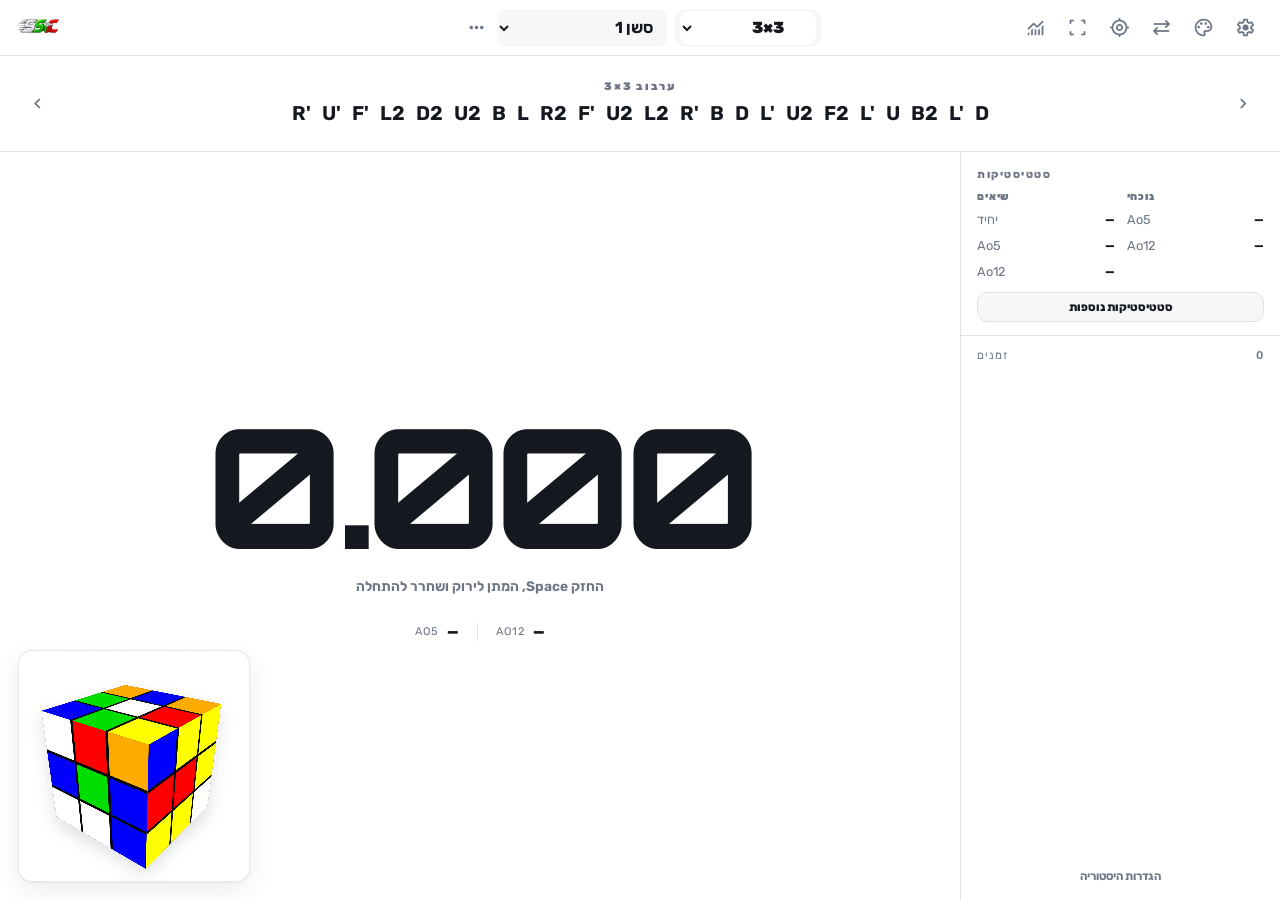
<file: index.html>
<!doctype html>
<html lang="he" dir="rtl">
<head>
  <meta charset="utf-8">
  <meta name="viewport" content="width=device-width, initial-scale=1">
  <title>SSC (Super Speed Cube)</title>
  <meta name="theme-color" content="#111827">
  <link rel="icon" type="image/png" href="./ssc-logo.png">
  <link rel="apple-touch-icon" href="./ssc-logo.png">
  <link rel="manifest" href="./manifest.webmanifest?v=20260825-2">
  <link rel="preconnect" href="https://fonts.googleapis.com">
  <link rel="preconnect" href="https://fonts.gstatic.com" crossorigin>
  <link href="https://fonts.googleapis.com/css2?family=Alef:wght@400;700&family=Assistant:wght@300;400;500;600;700;800&family=Heebo:wght@300;400;500;600;700;800&family=Noto+Sans+Hebrew:wght@300;400;500;600;700;800&family=Rubik:wght@300;400;500;600;700;800&family=Audiowide&family=Chakra+Petch:wght@400;500;600;700&family=Orbitron:wght@400;500;600;700;800&family=Oxanium:wght@400;500;600;700;800&family=Share+Tech+Mono&display=swap" rel="stylesheet">
  <link rel="stylesheet" href="./code/css/styles.css?v=20260825-scramble-fit-1">
  <link rel="stylesheet" href="./code/css/button-accent-overrides.css?v=20260905-material-icons-2">
  <link rel="stylesheet" href="./code/css/layout-fix.css?v=20260825-logo-1">
  <link rel="stylesheet" href="./code/css/hebrew-ui-fixes.css?v=20260824-4">
  <link rel="stylesheet" href="./code/css/minimal-competition.css?v=20260831-history-scroll-1">
  <link data-ssc-cube-preview-style rel="stylesheet" href="./code/css/cube-preview.css?v=20260901-theme-bg-1">
  <link rel="stylesheet" href="./code/css/wca-previews.css?v=20260827-444-native-dom">
  <link rel="stylesheet" href="./code/css/ssc-preview-v1.css?v=20260831-physical-face-grid-5x5-1">
  <link rel="stylesheet" href="./code/css/puzzle-3d.css?v=20260903-mbld-3d-large-2">
  <link rel="stylesheet" href="./code/css/event-selector.css?v=20260824-1">
  <link rel="stylesheet" href="./code/css/competition-mode.css?v=20260825-1">
  <link id="sscAppEnhancementStyles" rel="stylesheet" href="./code/css/app-enhancements.css?v=20260901-fullscreen-1">
  <link id="sscAdvancedFeaturesStyle" rel="stylesheet" href="./code/css/advanced-features.css?v=20260825-2">
  <script>window.SSC_FEATURES={previewV1:true};</script>
  <script src="https://cdn.cubing.net/v0/js/scramble-display" type="module"></script>
  <style>
    #timer{font-family:var(--timer-font,var(--app-font))!important}
    #importExportButton img,#deleteSession svg,#addSession svg{display:block!important;width:18px;height:18px;flex:0 0 auto}
    #importExportButton img{object-fit:contain;filter:none;transition:filter .16s ease}
    html[data-theme="dark"] #importExportButton img,html[data-theme="oled"] #importExportButton img{filter:brightness(0) invert(1)}
    #addSession,#deleteSession{display:none!important}
    .cube-colors-control{display:grid;grid-template-columns:repeat(3,1fr);gap:8px}
    .cube-color-item{display:flex;align-items:center;justify-content:space-between;gap:6px;padding:7px;border:1px solid var(--border);border-radius:8px}
    .cube-color-item input{width:34px;height:28px;border:0;padding:0;background:none}
    .cube-colors-reset{grid-column:1/-1;border:1px solid var(--border);background:var(--soft);color:var(--text);border-radius:8px;padding:8px;cursor:pointer}
  </style>
</head>
<body>
  <button id="languageToggle" type="button" hidden>English</button>
  <main class="shell">
    <header class="topbar compact-bar">
      <div class="topbar-side topbar-start">
        <button id="generalSettingsButton" class="toolbar-button" type="button" aria-label="הגדרות כלליות">
          <img src="./Settings%20icon.png" alt="" aria-hidden="true" width="18" height="18" style="display:block;width:18px;height:18px;object-fit:contain;flex:0 0 auto"><span>SETTINGS</span>
        </button>
        <button id="importExportButton" class="toolbar-button" type="button">
          <img src="./Icon%20Import-Export.png" alt="" aria-hidden="true" width="18" height="18"><span>IMPORT / EXPORT</span>
        </button>
      </div>
      <div class="topbar-center">
        <div class="event-select-wrap">
          <select id="eventSelect" class="event-select" aria-label="בחירת מקצה"></select>
          
        </div>
        <div class="session-toolbar">
          <select id="sessionSelect" class="session-select top-session"></select>
          <button id="addSession" class="icon-btn" type="button"><svg viewBox="0 0 24 24" fill="none" stroke="currentColor" stroke-width="2"><circle cx="12" cy="12" r="9"/><path d="M12 8v8M8 12h8"/></svg></button>
          <button id="deleteSession" class="icon-btn" type="button"><svg viewBox="0 0 24 24" fill="none" stroke="currentColor" stroke-width="2"><path d="M3 6h18M8 6V4h8v2M19 6l-1 14H6L5 6M10 10v6M14 10v6"/></svg></button>
        </div>
      </div>
      <div class="topbar-side topbar-end"><a class="brand-link" href="https://naftalibarber.github.io/SSC/"><img class="site-logo small-logo" src="./ssc-logo.png?v=20260824-5" alt="SSC"></a></div>
    </header>

    <section class="scramble-bar">
      <button id="prevScramble" class="scramble-nav" type="button"><svg viewBox="0 0 24 24" fill="none" stroke="currentColor" stroke-width="2"><path d="m15 18-6-6 6-6"/></svg></button>
      <div class="scramble-center"><div id="scrambleLabel" class="scramble-title"></div><div id="scramble"></div></div>
      <div class="scramble-side"><button id="newScramble" class="scramble-nav" type="button"><svg viewBox="0 0 24 24" fill="none" stroke="currentColor" stroke-width="2"><path d="m9 18 6-6-6-6"/></svg></button><div id="cubePreview2D" class="cube-preview-card" aria-live="polite"></div></div>
    </section>

    <div class="workspace cstimer-layout">
      <aside class="history-panel flat-panel">
        <section class="stats-section"><div class="section-title">STATISTICS</div><div id="statsGrid" class="stats-grid"></div></section>
        <section class="times-section"><div class="history-section-head"><span>TIMES</span><strong id="solveCount">0</strong></div><div id="emptyHistory" class="empty-history"></div><div id="historyList" class="history-list" hidden></div></section>
        <button id="historySettingsButton" class="history-settings-link" type="button" data-i18n="historySettings">הגדרות היסטוריה</button>
        <div id="historySettings" class="history-settings" hidden><div class="settings-title" data-i18n="historySettingsTitle"></div><div id="historyMetricOptions" class="metric-options"></div><div class="custom-ao-row"><label for="customAoInput" data-i18n="customAo">Ao מותאם אישית</label><input id="customAoInput" type="number" min="3" max="100000"><button id="addCustomAo" class="small-btn" type="button" data-i18n="add">הוסף</button></div><button id="clearHistory" class="clear-history-flat" type="button" data-i18n="clearHistory">מחק היסטוריה</button></div>
      </aside>
      <section class="timer-card flat-timer"><div class="timer-wrap"><div><div id="timer">0.000</div><div id="status"></div><div class="quick-stats"><div><span>AO5</span><strong id="quickAo5">—</strong></div><div><span>AO12</span><strong id="quickAo12">—</strong></div></div></div></div><button id="touchTimer" class="btn" type="button"></button></section>
    </div>
  </main>

  <div id="generalSettingsModal" class="settings-modal" hidden>
    <div class="settings-backdrop" data-close-settings></div>
    <section class="settings-dialog">
      <div class="settings-dialog-head"><h2 id="generalSettingsTitle">הגדרות כלליות</h2><button id="closeGeneralSettings" class="modal-close" type="button">×</button></div>
      <div class="general-settings-grid">
        <label class="general-setting-row"><span id="languageSettingLabel">שפה</span><select id="languageSelect"><option value="he">עברית</option><option value="en">English</option></select></label>
        <label class="general-setting-row"><span id="textSizeSettingLabel">גודל הטקסט</span><div class="range-control"><input id="textSizeRange" type="range" min="85" max="125" step="5"><output id="textSizeValue">100%</output></div></label>
        <label class="general-setting-row"><span id="fontSettingLabel">גופן הטקסט</span><select id="fontSelect"></select></label>
        <label class="general-setting-row"><span id="timerFontSettingLabel">גופן הטיימר</span><select id="timerFontSelect"></select></label>
        <label class="general-setting-row"><span id="timePrecisionSettingLabel">דיוק הזמן</span><select id="timePrecisionSelect"><option value="3">0.000</option><option value="2">0.00</option></select></label>
        <label class="general-setting-row"><span id="primaryColorSettingLabel">צבע ראשי</span><div class="color-control"><input id="primaryColorInput" type="color" value="#2563eb"><output id="primaryColorValue">#2563EB</output><button id="resetPrimaryColor" type="button">איפוס</button></div></label>
        <div class="general-setting-row"><span id="cubeColorsSettingLabel">צבעי הקובייה</span><div id="cubeColorsControl" class="cube-colors-control"><label class="cube-color-item"><span id="cubeWhiteLabel">U</span><input type="color" data-cube-face="U"></label><label class="cube-color-item"><span id="cubeOrangeLabel">L</span><input type="color" data-cube-face="L"></label><label class="cube-color-item"><span id="cubeGreenLabel">F</span><input type="color" data-cube-face="F"></label><label class="cube-color-item"><span id="cubeRedLabel">R</span><input type="color" data-cube-face="R"></label><label class="cube-color-item"><span id="cubeBlueLabel">B</span><input type="color" data-cube-face="B"></label><label class="cube-color-item"><span id="cubeYellowLabel">D</span><input type="color" data-cube-face="D"></label><button id="resetCubeColors" class="cube-colors-reset" type="button">איפוס צבעי קובייה</button></div></div>
        <div class="general-setting-row theme-row"><span id="themeSettingLabel">עיצוב</span><div class="theme-options"><button id="themeLightButton" type="button" data-theme-choice="light">בהיר</button><button id="themeDarkButton" type="button" data-theme-choice="dark">כהה</button><button type="button" data-theme-choice="oled">OLED</button></div></div>
      </div>
    </section>
  </div>

  <div id="importExportModal" class="settings-modal" hidden><div class="settings-backdrop" data-close-import-export></div><section class="settings-dialog"><div class="settings-dialog-head"><h2>יבוא / יצוא</h2><button id="closeImportExport" class="modal-close" type="button">×</button></div><div class="import-export-grid"><button id="exportData" class="toolbar-button wide" type="button">יצוא נתונים</button><label class="toolbar-button wide file-label">יבוא נתונים<input id="importData" type="file" accept="application/json,.json" hidden></label><p id="importExportStatus"></p></div></section></div>

  <script src="./code/js/cube2x2.js?v=20260824-4"></script>
  <script src="./code/js/scramble2x2.js?v=20260824-4"></script>
  <script src="./code/js/cube-preview.js?v=20260831-viewport-fit-1"></script>
  <script src="./code/js/wca-previews.js?v=20260827-444-native-dom"></script>
  <script src="./code/js/preview/ssc-nxn-state.js?v=20260901-3bld-wide-2"></script>
  <script src="./code/js/preview/ssc-svg-renderer.js?v=20260831-physical-face-grid-5x5-1"></script>
  <script src="./code/js/preview/ssc-preview-validation.js?v=20260827-validated-1"></script>
  <script src="./code/js/preview/ssc-preview-v1.js?v=20260827-validated-1"></script>
  <script src="./code/js/events/333bf.js?v=20260903-isolated-1"></script>
  <script src="./code/js/events/333fm.js?v=20260903-isolated-1"></script>
  <script src="./code/js/events/333oh.js?v=20260903-isolated-1"></script>
  <script src="./code/js/puzzle-3d.js?v=20260901-native-222-1&fix=native5671"></script>
  <script src="./code/js/preview-manager.js?v=20260824-3"></script>
  <script src="./code/js/preview-integration.js?v=20260901-render-snapshot-1&fix=staticthumb3"></script>
  <script src="./code/js/preview/ssc-preview-v1-integration.js?v=20260901-2d-card-reset-3&fix=isolated-derived-1"></script>
  <script src="./code/js/preview-visibility-hotfix.js?v=20260901-2d-card-reset-1&fix=modalcardsnapshot1"></script>
  <script src="./code/js/preview-sizing.js?v=20260831-viewport-fit-1"></script>
  <script src="./code/js/preview/ssc-high-order-preview.js?v=20260901-6x6-7x7-1"></script>
  <script src="./code/js/scramble-generators.js?v=20260903-isolated-derived-1"></script>
  <script src="./code/js/app.js?v=20260901-focus-controls-1"></script>
  <script src="./code/js/mbld-flow.js?v=20260902-professional-flow-1"></script>
  <script src="./code/js/scramble-history.js?v=20260903-adaptive-fit-1"></script>
  <script src="./code/js/settings.js?v=20260831-line-width-control-1"></script>
  <script src="./code/js/color-settings-modal.js?v=20260903-color-settings-1"></script>
  <script src="./code/js/import-export.js?v=20260831-toolbar-icons-2"></script>
  <script src="./code/js/advanced-features.js?v=20260831-toolbar-icons-2" data-ssc-advanced="1"></script>
  <script src="./code/js/hebrew-i18n-fixes.js?v=20260825-quality-1"></script>
  <script src="./code/js/preview/selected-faces-preview.js?v=20260901-selected-faces-1"></script>
  <script src="./code/js/i18n-complete.js?v=20260904-complete-1"></script>
  <script>
    if('serviceWorker' in navigator){
      window.addEventListener('load',async()=>{
        try{
          const registration=await navigator.serviceWorker.register('./sw.js',{scope:'./',updateViaCache:'none'});
          if(registration.waiting)registration.waiting.postMessage({type:'SKIP_WAITING'});
          registration.update().catch(()=>{});
        }catch(error){
          console.warn('SSC service worker registration failed',error);
        }
      });
    }
  </script>
</body>
</html>
</file>
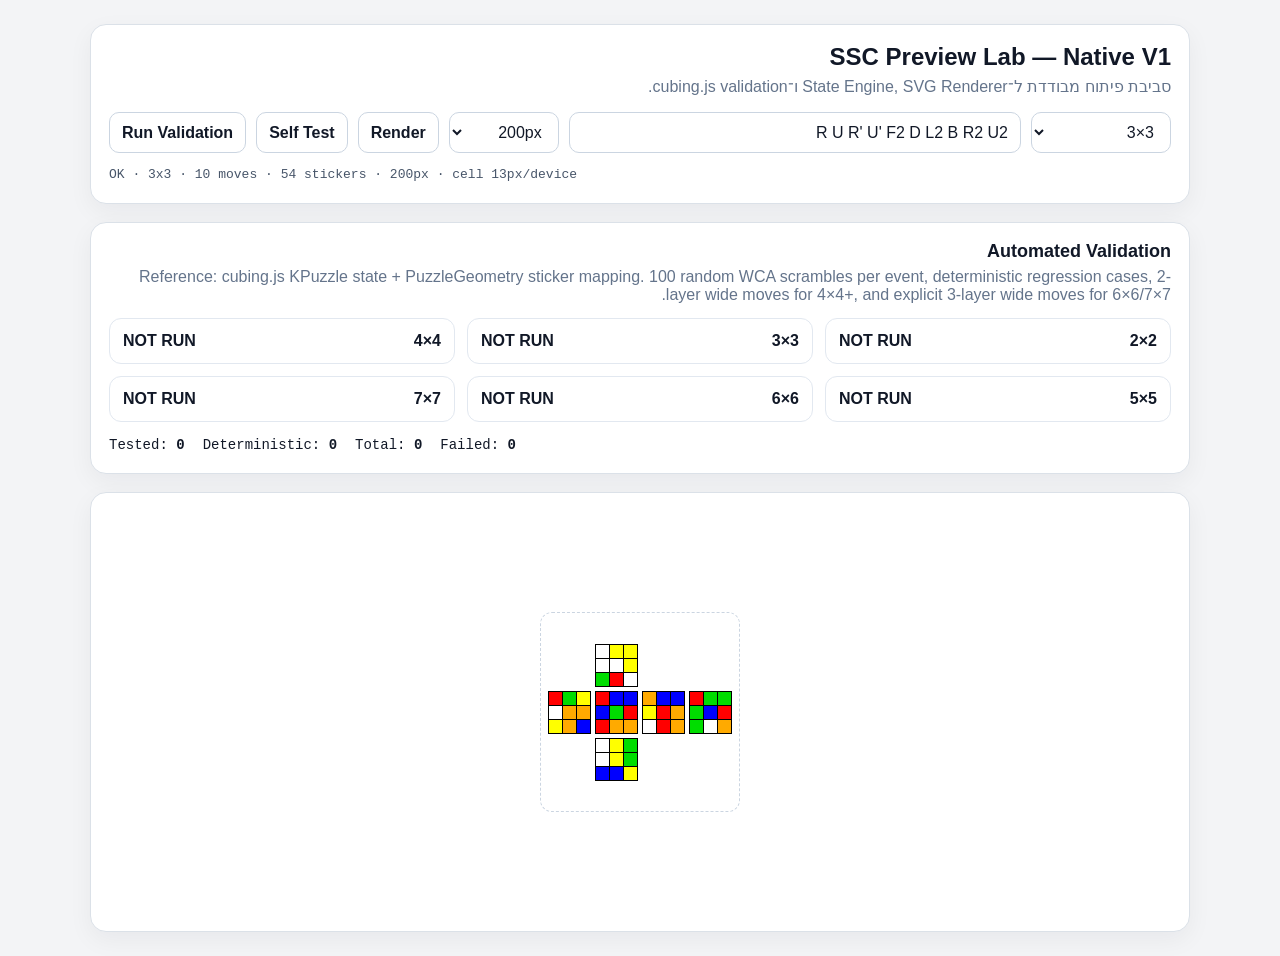
<file: preview-lab.html>
<!doctype html>
<html lang="he" dir="rtl">
<head>
  <meta charset="utf-8">
  <meta name="viewport" content="width=device-width,initial-scale=1">
  <title>SSC Preview Lab</title>
  <link rel="stylesheet" href="./code/css/ssc-preview-v1.css?v=20260831-physical-face-grid-5x5-1">
  <style>
    :root{font-family:Arial,sans-serif;color:#111827;background:#f3f4f6}
    *{box-sizing:border-box}
    body{margin:0;padding:24px}
    main{width:min(1100px,100%);margin:auto;display:grid;gap:18px}
    .panel{background:#fff;border:1px solid #dbe1e8;border-radius:16px;padding:18px;box-shadow:0 8px 24px rgba(15,23,42,.05)}
    h1,h2{margin:0 0 6px}
    h1{font-size:24px} h2{font-size:18px}
    p{margin:0;color:#64748b}
    .controls{display:grid;grid-template-columns:140px minmax(260px,1fr) 110px auto auto auto;gap:10px;margin-top:16px}
    select,input,button{font:inherit;border:1px solid #cbd5e1;border-radius:10px;padding:10px 12px;background:#fff;color:#111827}
    button{cursor:pointer;font-weight:700}
    button:disabled{opacity:.55;cursor:wait}
    .preview-shell{min-height:440px;display:grid;place-items:center;overflow:auto}
    #previewFrame{width:300px;height:300px;display:grid;place-items:center;overflow:hidden;border:1px dashed #cbd5e1;border-radius:12px}
    #preview{width:100%;height:100%;min-width:0;min-height:0;display:grid;place-items:center}
    #status{margin-top:12px;font:13px/1.5 monospace;white-space:pre-wrap;direction:ltr;text-align:left;color:#475569}
    .validation-grid{display:grid;grid-template-columns:repeat(3,minmax(0,1fr));gap:12px;margin-top:14px}
    .validation-card{border:1px solid #e2e8f0;border-radius:12px;padding:13px}
    .validation-card strong{display:flex;justify-content:space-between;gap:10px}
    .validation-card [data-result]{font-weight:800}
    .is-pass{color:#15803d}.is-fail{color:#b91c1c}.is-running{color:#b45309}
    .validation-summary{display:flex;flex-wrap:wrap;gap:18px;margin-top:14px;font:14px/1.4 monospace;direction:ltr}
    #validationFailure{margin-top:12px;padding:12px;border-radius:10px;background:#fff7ed;color:#9a3412;font:13px/1.5 monospace;white-space:pre-wrap;direction:ltr;text-align:left}
    #validationFailure[hidden]{display:none}
    @media(max-width:900px){.validation-grid{grid-template-columns:repeat(2,minmax(0,1fr))}}
    @media(max-width:700px){.validation-grid{grid-template-columns:1fr}}
    @media(max-width:820px){.controls{grid-template-columns:1fr 1fr}.controls input{grid-column:1/-1}}
  </style>
</head>
<body>
  <main>
    <section class="panel">
      <h1>SSC Preview Lab — Native V1</h1>
      <p>סביבת פיתוח מבודדת ל־State Engine, SVG Renderer ו־cubing.js validation.</p>
      <div class="controls">
        <select id="event">
          <option value="222">2×2</option>
          <option value="333" selected>3×3</option>
          <option value="444">4×4</option>
          <option value="555">5×5</option>
          <option value="666">6×6</option>
          <option value="777">7×7</option>
        </select>
        <input id="scramble" value="R U R' U' F2 D L2 B R2 U2" aria-label="Scramble">
        <select id="previewSize" aria-label="Preview size">
          <option value="150">150px</option>
          <option value="200" selected>200px</option>
          <option value="300">300px</option>
          <option value="400">400px</option>
        </select>
        <button id="render" type="button">Render</button>
        <button id="test" type="button">Self Test</button>
        <button id="validate" type="button">Run Validation</button>
      </div>
      <div id="status">Ready.</div>
    </section>

    <section class="panel">
      <h2>Automated Validation</h2>
      <p>Reference: cubing.js KPuzzle state + PuzzleGeometry sticker mapping. 100 random WCA scrambles per event, deterministic regression cases, 2-layer wide moves for 4×4+, and explicit 3-layer wide moves for 6×6/7×7.</p>
      <div class="validation-grid">
        <div class="validation-card"><strong><span>2×2</span><span id="validation222" data-result>NOT RUN</span></strong><div id="validation222Meta"></div></div>
        <div class="validation-card"><strong><span>3×3</span><span id="validation333" data-result>NOT RUN</span></strong><div id="validation333Meta"></div></div>
        <div class="validation-card"><strong><span>4×4</span><span id="validation444" data-result>NOT RUN</span></strong><div id="validation444Meta"></div></div>
        <div class="validation-card"><strong><span>5×5</span><span id="validation555" data-result>NOT RUN</span></strong><div id="validation555Meta"></div></div>
        <div class="validation-card"><strong><span>6×6</span><span id="validation666" data-result>NOT RUN</span></strong><div id="validation666Meta"></div></div>
        <div class="validation-card"><strong><span>7×7</span><span id="validation777" data-result>NOT RUN</span></strong><div id="validation777Meta"></div></div>
      </div>
      <div class="validation-summary">
        <span>Tested: <strong id="validationTested">0</strong></span>
        <span>Deterministic: <strong id="validationDeterministic">0</strong></span>
        <span>Total: <strong id="validationTotal">0</strong></span>
        <span>Failed: <strong id="validationFailed">0</strong></span>
      </div>
      <div id="validationFailure" hidden></div>
    </section>

    <section class="panel preview-shell">
      <div id="previewFrame"><div id="preview"></div></div>
    </section>
  </main>

  <script src="./code/js/preview/ssc-nxn-state.js?v=20260827-777-1"></script>
  <script src="./code/js/preview/ssc-svg-renderer.js?v=20260831-physical-face-grid-5x5-1"></script>
  <script src="./code/js/preview/ssc-preview-validation.js?v=20260827-777-1"></script>
  <script src="./code/js/preview/ssc-preview-v1.js?v=20260827-777-1"></script>
  <script>
    (()=>{
      const event=document.getElementById('event');
      const scramble=document.getElementById('scramble');
      const preview=document.getElementById('preview');
      const previewFrame=document.getElementById('previewFrame');
      const previewSize=document.getElementById('previewSize');
      const status=document.getElementById('status');
      const validateButton=document.getElementById('validate');
      const validationEvents=['222','333','444','555','666','777'];

      function draw(){
        try{
          const result=window.SSCPreviewV1.render(preview,scramble.value,event.value,{strict:true});
          let pixelLabel='';
          if(result.order>=2&&result.order<=5){
            const dpr=Math.max(.25,Number(window.devicePixelRatio)||1);
            const geometry=window.SSCSvgCubeRenderer.fitPixelPerfectCubeToBox(
              result.svg,previewFrame.clientWidth,previewFrame.clientHeight,dpr
            );
            result.svg.style.width=`${geometry.width/dpr}px`;
            result.svg.style.height=`${geometry.height/dpr}px`;
            result.svg.style.maxWidth='none';
            result.svg.style.maxHeight='none';
            result.svg.style.margin='auto';
            pixelLabel=` · cell ${geometry.stickerSize}px/device`;
          }
          status.textContent=`OK · ${result.order}x${result.order} · ${result.state.moves.length} moves · ${Object.keys(result.state.mapping).length} stickers · ${previewSize.value}px${pixelLabel}`;
        }catch(error){
          status.textContent=`ERROR · ${error.message}`;
          console.error(error);
        }
      }

      function setPreviewSize(){
        const size=Number(previewSize.value)||300;
        previewFrame.style.width=`${size}px`;
        previewFrame.style.height=`${size}px`;
        draw();
      }

      function setValidationState(id,text,className=''){
        const element=document.getElementById(id);
        element.textContent=text;
        element.className=className;
      }

      function firstFailure(report){
        for(const result of Object.values(report.results||{})){
          const test=result.results?.find(item=>!item.ok);
          const mismatch=test?.mismatches?.[0];
          if(mismatch)return mismatch;
        }
        return null;
      }

      async function runValidation(){
        validateButton.disabled=true;
        validationEvents.forEach(eventId=>setValidationState(`validation${eventId}`,'RUNNING','is-running'));
        status.textContent='VALIDATION · running 222 + 333 + 444 + 555 + 666 + 777 against cubing.js…';
        const failureBox=document.getElementById('validationFailure');
        failureBox.hidden=true;
        try{
          const report=await window.SSCPreviewV1.validateAll({count:100});
          for(const eventId of validationEvents){
            const result=report.results[eventId];
            setValidationState(`validation${eventId}`,result.ok?'PASS':'FAIL',result.ok?'is-pass':'is-fail');
            document.getElementById(`validation${eventId}Meta`).textContent=`Random: ${result.tested} · Deterministic: ${result.deterministicTested} · Failed: ${result.failed}`;
          }
          document.getElementById('validationTested').textContent=report.tested;
          document.getElementById('validationDeterministic').textContent=report.deterministicTested;
          document.getElementById('validationTotal').textContent=report.totalTested;
          document.getElementById('validationFailed').textContent=report.failed;
          status.textContent=`VALIDATION · ${report.ok?'PASS':'FAIL'} · random ${report.tested} · total ${report.totalTested} · failed ${report.failed}`;

          const mismatch=firstFailure(report);
          if(mismatch){
            failureBox.hidden=false;
            failureBox.textContent=`[SSC Preview Validation FAILED]\nevent: ${mismatch.eventId}\nscramble: ${mismatch.scramble||'(solved)'}\nface: ${mismatch.face}\nrow: ${mismatch.row}\ncol: ${mismatch.col}\nSSC: ${mismatch.sscValue}\nReference: ${mismatch.referenceValue}${mismatch.error?`\nerror: ${mismatch.error}`:''}`;
          }
          return report;
        }catch(error){
          validationEvents.forEach(eventId=>setValidationState(`validation${eventId}`,'ERROR','is-fail'));
          failureBox.hidden=false;
          failureBox.textContent=`VALIDATION ERROR · ${error.message}`;
          status.textContent=`VALIDATION ERROR · ${error.message}`;
          console.error(error);
          return null;
        }finally{
          validateButton.disabled=false;
        }
      }

      document.getElementById('render').addEventListener('click',draw);
      document.getElementById('test').addEventListener('click',()=>{
        try{
          const report=window.SSCPreviewV1.selfTest();
          status.textContent=`SELF TEST · ${report.ok?'PASS':'FAIL'}\n`+report.state.results.map(item=>`${item.order}x${item.order}: ${item.ok?'PASS':'FAIL'}`).join('\n');
        }catch(error){
          status.textContent=`SELF TEST ERROR · ${error.message}`;
          console.error(error);
        }
      });
      validateButton.addEventListener('click',runValidation);
      event.addEventListener('change',draw);
      previewSize.addEventListener('change',setPreviewSize);
      scramble.addEventListener('keydown',e=>{if(e.key==='Enter')draw();});
      setPreviewSize();
    })();
  </script>
</body>
</html>
</file>
<file: code/css/styles.css>
*{box-sizing:border-box}
:root{--bg:#fff;--card:#fff;--card-solid:#fff;--text:#15191f;--muted:#6c7685;--border:#dfe3e8;--accent:#2563eb;--ready:#16a34a;--danger:#ef4444;--warning:#f59e0b;--soft:#f6f7f8;--soft2:#eef1f4;--panel:#fafbfc;--font-scale:1;--app-font:Arial,sans-serif}
html[data-theme="dark"]{--bg:#111418;--card:#171b20;--card-solid:#171b20;--text:#f4f6f8;--muted:#a0a7b2;--border:#30363d;--soft:#20252b;--soft2:#262c33;--panel:#171b20}
html[data-theme="oled"]{--bg:#000;--card:#000;--card-solid:#000;--text:#fff;--muted:#aaa;--border:#222;--soft:#0d0d0d;--soft2:#141414;--panel:#000}
html,body{height:100%;overflow:hidden}body{margin:0;background:var(--bg);color:var(--text);font-family:var(--app-font);font-size:calc(16px * var(--font-scale))}button,input,select{font:inherit}.shell{height:100vh;display:flex;flex-direction:column;min-height:0}.compact-bar{height:68px;border-top:3px solid var(--text);border-bottom:1px solid var(--border);display:grid;grid-template-columns:1fr auto 1fr;align-items:center;padding:0 12px;direction:ltr}.topbar-side{display:flex;align-items:center;gap:8px}.topbar-start{justify-content:flex-start}.topbar-end{justify-content:flex-end}.topbar-center{display:flex;align-items:center;gap:10px}.toolbar-button,.icon-btn,.scramble-nav,.history-settings-link,.clear-history-flat{border:1px solid var(--border);background:var(--soft);color:var(--text);border-radius:14px;cursor:pointer;font-weight:800}.toolbar-button{padding:9px 13px;letter-spacing:.05em}.toolbar-button:hover,.icon-btn:hover,.scramble-nav:hover{background:var(--soft2)}.event-select-wrap{display:flex;align-items:center;gap:8px;border:1px solid var(--border);background:var(--soft);padding:5px 8px;border-radius:15px}.eyebrow-inline{font-size:.7em;color:var(--muted);letter-spacing:.12em}.puzzle-selector.compact{display:flex;gap:2px}.puzzle-btn{border:0;background:transparent;padding:7px 10px;border-radius:10px;font-weight:900;color:var(--muted);cursor:pointer}.puzzle-btn.active{background:var(--card-solid);color:var(--text);box-shadow:0 1px 3px rgba(0,0,0,.08)}.session-toolbar{display:flex;align-items:center;gap:6px}.session-select.top-session{height:42px;min-width:210px;border:1px solid var(--border);background:var(--soft);color:var(--text);border-radius:14px;padding:0 12px;font-weight:800}.icon-btn{width:38px;height:38px;display:grid;place-items:center}.small-logo{height:44px;width:auto;display:block}.scramble-bar{--scramble-extra-height:0px;height:calc(112px + var(--scramble-extra-height));border-bottom:1px solid var(--border);display:grid;grid-template-columns:50px minmax(0,1fr) 185px;align-items:center;padding:0 18px;direction:ltr;transition:height .16s ease}.scramble-bar.scramble-expanded{--scramble-extra-height:10px}.scramble-center{min-width:0;text-align:center}.scramble-title{font-size:.85em;letter-spacing:.12em;color:var(--muted);font-weight:800;text-transform:uppercase;margin-bottom:10px}.scramble-nav{width:42px;height:42px;border-radius:50%;font-size:28px;color:var(--text)}#scramble{direction:ltr;max-width:100%;max-height:calc(54px + var(--scramble-extra-height));overflow:hidden;font-size:clamp(17px,1.7vw,27px);font-weight:700;line-height:1.15;word-spacing:8px;overflow-wrap:normal;white-space:normal}.scramble-side{display:flex;align-items:center;justify-content:flex-end;gap:10px}.cube-preview-card{width:128px;min-height:82px;border:1px solid var(--border);background:var(--soft);border-radius:14px;padding:8px;display:grid;place-items:center;overflow:hidden}.cube-preview-net{--face:26px;display:grid;grid-template-columns:repeat(4,var(--face));grid-template-rows:repeat(3,var(--face));gap:2px;direction:ltr}.cube-preview-face{display:grid;grid-template-columns:repeat(var(--n),1fr);grid-template-rows:repeat(var(--n),1fr);gap:1px;background:#111;border-radius:3px;padding:1px;overflow:hidden}.cube-preview-sticker{display:block;min-width:0;min-height:0}.face-u{grid-column:2;grid-row:1}.face-l{grid-column:1;grid-row:2}.face-f{grid-column:2;grid-row:2}.face-r{grid-column:3;grid-row:2}.face-b{grid-column:4;grid-row:2}.face-d{grid-column:2;grid-row:3}.workspace.cstimer-layout{display:grid;grid-template-columns:395px 1fr;flex:1;min-height:0;direction:ltr}.flat-panel{border-right:1px solid var(--border);background:var(--card);padding:0;display:flex;flex-direction:column;min-height:0;direction:ltr}.stats-section{padding:14px 10px 10px;border-bottom:1px solid var(--border)}.section-title{font-size:.78em;color:var(--muted);letter-spacing:.09em;margin-bottom:10px}.stats-grid{display:block}.stats-table-header,.stat{display:grid;grid-template-columns:1.1fr .9fr .9fr;align-items:center;gap:8px}.stats-table-header{font-size:.7em;color:var(--muted);padding:6px 0}.stat{padding:8px 0;font-size:.85em}.stat-label{font-weight:900}.stat-current,.stat-best{text-align:center;font-variant-numeric:tabular-nums}.stat-best{color:var(--text);border:0;background:none;box-shadow:none;padding:0}.times-section{padding:12px 10px;min-height:0;display:flex;flex-direction:column}.history-section-head{display:flex;justify-content:space-between;align-items:center;color:var(--muted);font-size:.8em;margin-bottom:8px}.history-section-head strong{color:var(--muted);font-weight:500}.history-list{display:flex;flex-direction:column;gap:0;overflow:auto;min-height:0}.solve-row{display:grid;grid-template-columns:42px 1fr 34px;align-items:center;gap:6px;border-top:1px solid transparent;padding:8px 4px}.solve-row:hover{background:var(--soft)}.solve-index{font-weight:800}.solve-time{font-weight:900;font-variant-numeric:tabular-nums}.solve-meta{font-size:.68em;color:var(--muted);white-space:nowrap;overflow:hidden;text-overflow:ellipsis}.best-solve .solve-time{color:#16a34a}.delete-solve{width:30px;height:30px;border:1px solid color-mix(in srgb,var(--danger) 35%,var(--border));border-radius:9px;background:color-mix(in srgb,var(--danger) 7%,transparent);color:var(--danger);cursor:pointer;font-size:20px;font-weight:900;line-height:1;display:grid;place-items:center;opacity:.82;transition:background .15s,border-color .15s,opacity .15s,transform .15s}.delete-solve:hover{background:color-mix(in srgb,var(--danger) 14%,transparent);border-color:var(--danger);opacity:1;transform:scale(1.05)}.history-settings-link,.clear-history-flat{margin:0 10px 10px;padding:8px 10px}.history-settings{margin:0 10px 10px;padding:10px;border:1px solid var(--border);border-radius:12px;background:var(--soft)}.metric-options{display:grid;grid-template-columns:1fr 1fr;gap:6px;max-height:130px;overflow:auto}.metric-option{display:flex;gap:6px;align-items:center;font-size:.75em}.custom-ao-row{display:grid;grid-template-columns:1fr 80px auto;gap:6px;align-items:center;margin-top:8px}.custom-ao-row input{width:100%;padding:7px;border:1px solid var(--border);border-radius:8px;background:var(--card-solid);color:var(--text)}.small-btn{border:1px solid var(--border);background:var(--card-solid);color:var(--text);border-radius:8px;padding:7px 9px}.flat-timer{position:relative;background:var(--card);display:flex;flex-direction:column;align-items:center;justify-content:center;min-width:0;direction:ltr}.timer-wrap{display:grid;place-items:center;flex:1;width:100%}#timer{direction:ltr;font-variant-numeric:tabular-nums;font-size:clamp(95px,12vw,190px);font-weight:900;letter-spacing:-7px;line-height:.95}#timer.holding{color:var(--warning)}#timer.ready{color:var(--ready)}#status{text-align:center;color:var(--muted);font-weight:700;margin-top:14px}.quick-stats{display:flex;justify-content:center;gap:10px;margin-top:24px}.quick-stats>div{min-width:190px;border:1px solid var(--border);background:var(--soft);border-radius:14px;padding:12px 14px;display:flex;justify-content:space-between;align-items:center}.quick-stats span{font-size:.75em;color:var(--muted)}.quick-stats strong{font-size:1.3em}.btn{border:1px solid var(--border);background:var(--soft);color:var(--text);border-radius:12px;padding:10px 16px;font-weight:800}#touchTimer{display:none;margin-bottom:15px}.empty-history{color:var(--muted);padding:16px 0;text-align:center}.settings-modal[hidden]{display:none}.settings-modal{position:fixed;inset:0;z-index:1000;display:grid;place-items:center;padding:18px}.settings-backdrop{position:absolute;inset:0;background:rgba(0,0,0,.48)}.settings-dialog{position:relative;width:min(520px,94vw);background:var(--card-solid);border:1px solid var(--border);border-radius:18px;padding:18px;box-shadow:0 24px 60px rgba(0,0,0,.2)}.settings-dialog-head{display:flex;align-items:center;justify-content:space-between;border-bottom:1px solid var(--border);padding-bottom:12px;margin-bottom:12px}.settings-dialog-head h2{margin:0}.modal-close{width:34px;height:34px;border:1px solid var(--border);border-radius:10px;background:var(--soft);color:var(--text);cursor:pointer}.general-settings-grid{display:grid;gap:10px}.general-setting-row{display:grid;grid-template-columns:135px 1fr;align-items:center;gap:14px;padding:8px 2px}.general-setting-row select{width:100%;border:1px solid var(--border);border-radius:9px;padding:8px 9px;background:var(--card-solid);color:var(--text)}.range-control{display:grid;grid-template-columns:1fr 52px;gap:10px;align-items:center}.theme-options{display:grid;grid-template-columns:repeat(3,1fr);gap:7px}.theme-options button{border:1px solid var(--border);background:var(--soft);color:var(--text);border-radius:10px;padding:9px;font-weight:800}.theme-options button.active{outline:2px solid var(--accent)}.color-control{display:grid;grid-template-columns:52px 1fr auto;gap:9px;align-items:center}.color-control input[type="color"]{width:52px;height:38px}.color-control button{border:1px solid var(--border);background:var(--soft);color:var(--text);border-radius:9px;padding:8px}.import-export-grid{display:grid;grid-template-columns:1fr 1fr;gap:10px}.toolbar-button.wide,.file-label{display:flex;align-items:center;justify-content:center;gap:8px;padding:14px}.file-label{cursor:pointer}.import-export-status{grid-column:1/-1;margin:4px 0 0;color:var(--muted);font-size:.85em;text-align:center}
html[dir="rtl"] .compact-bar{direction:rtl}html[dir="rtl"] .workspace.cstimer-layout{direction:rtl;grid-template-columns:1fr 395px}html[dir="rtl"] .flat-panel{border-right:0;border-left:1px solid var(--border)}html[dir="rtl"] .flat-timer{direction:rtl}
@media(max-width:900px){html,body{overflow:auto;height:auto}.shell{height:auto;min-height:100vh}.compact-bar{grid-template-columns:1fr;gap:8px;height:auto;padding:10px}.topbar-center,.topbar-start,.topbar-end{justify-content:center;flex-wrap:wrap}.scramble-bar{height:auto;min-height:calc(142px + var(--scramble-extra-height));grid-template-columns:42px minmax(0,1fr) 145px;padding:10px}.cube-preview-card{width:98px;min-height:68px;padding:6px}.cube-preview-net{--face:20px}.workspace.cstimer-layout,html[dir="rtl"] .workspace.cstimer-layout{grid-template-columns:1fr}.flat-panel{order:2;border:0;border-top:1px solid var(--border)}.flat-timer{min-height:62vh}.quick-stats>div{min-width:140px}#touchTimer{display:block}.small-logo{height:36px}}
</file>
<file: code/css/button-accent-overrides.css>
@import url("https://fonts.googleapis.com/css2?family=Material+Symbols+Rounded:opsz,wght,FILL,GRAD@24,400,0,0");

/* Interaction color rules: buttons stay neutral by default and use the primary color only on hover/focus/press. */
button,
.toolbar-button,
.icon-btn,
.scramble-nav,
.history-settings-link,
.clear-history-flat,
.small-btn,
.modal-close,
.color-control button,
.theme-options button,
.file-label,
.btn {
  background: var(--soft) !important;
  color: var(--text) !important;
  border: 1px solid var(--border) !important;
  box-shadow: none !important;
  outline: none;
  transition: background .15s ease, color .15s ease, border-color .15s ease, transform .15s ease, box-shadow .15s ease;
}

button:hover,
.toolbar-button:hover,
.icon-btn:hover,
.scramble-nav:hover,
.history-settings-link:hover,
.clear-history-flat:hover,
.small-btn:hover,
.modal-close:hover,
.color-control button:hover,
.theme-options button:hover,
.file-label:hover,
.btn:hover,
button:focus-visible,
.toolbar-button:focus-visible,
.icon-btn:focus-visible,
.scramble-nav:focus-visible,
.history-settings-link:focus-visible,
.clear-history-flat:focus-visible,
.small-btn:focus-visible,
.modal-close:focus-visible,
.color-control button:focus-visible,
.theme-options button:focus-visible,
.file-label:focus-within,
.btn:focus-visible {
  background: var(--accent) !important;
  color: #fff !important;
  border-color: var(--accent) !important;
  box-shadow: 0 0 0 3px color-mix(in srgb, var(--accent) 16%, transparent) !important;
}

button:active,
.toolbar-button:active,
.icon-btn:active,
.scramble-nav:active,
.history-settings-link:active,
.clear-history-flat:active,
.small-btn:active,
.modal-close:active,
.color-control button:active,
.theme-options button:active,
.file-label:active,
.btn:active {
  background: var(--accent) !important;
  color: #fff !important;
  border-color: var(--accent) !important;
  transform: scale(.96);
}

/* Selected controls remain neutral after the click. */
.puzzle-btn.active,
.theme-options button.active {
  background: var(--card-solid) !important;
  color: var(--text) !important;
  border-color: var(--border) !important;
  box-shadow: none !important;
  outline: none !important;
}

/* Average cards are always outlined with the chosen primary color, without being filled. */
.quick-stats > div,
.stat-best:not(.empty) {
  border: 1px solid var(--accent) !important;
  background: transparent !important;
  box-shadow: none !important;
}

.stat-best:not(.empty) {
  border-radius: 9px;
  padding: 4px 8px;
}

/* Retire the old local PNG/SVG icon sources without touching button actions. */
html body #generalSettingsButton > img,
html body #colorSettingsButton > img,
html body #importExportButton > img,
html body #focusModeButton [data-toolbar-icon="focus-crosshair"],
html body #fullscreenButton [data-toolbar-icon^="fullscreen-"],
html body #analyticsButton [data-toolbar-icon="progress-chart"],
html body #prevScramble svg,
html body #newScramble svg,
html body #addSession svg,
html body #deleteSession svg {
  display: none !important;
}

/* Shared Google Material Symbols icon surface. High specificity intentionally overrides the older icon stylesheets loaded later. */
html body #generalSettingsButton::before,
html body #colorSettingsButton::before,
html body #importExportButton::before,
html body #focusModeButton::before,
html body #fullscreenButton::before,
html body #analyticsButton::before,
html body #sessionMenuButton::before,
html body #prevScramble::before,
html body #newScramble::before,
html body #addSession::before,
html body #deleteSession::before,
html body #keyboardShortcutsButton::before,
html body .modal-close::before {
  display: inline-flex !important;
  align-items: center !important;
  justify-content: center !important;
  width: 20px !important;
  height: 20px !important;
  flex: 0 0 20px !important;
  margin: 0 !important;
  padding: 0 !important;
  background: none !important;
  background-image: none !important;
  -webkit-mask: none !important;
  mask: none !important;
  filter: none !important;
  color: currentColor !important;
  font-family: "Material Symbols Rounded" !important;
  font-style: normal !important;
  font-weight: 400 !important;
  font-size: 21px !important;
  line-height: 1 !important;
  letter-spacing: normal !important;
  text-transform: none !important;
  white-space: nowrap !important;
  direction: ltr !important;
  font-feature-settings: "liga" !important;
  -webkit-font-feature-settings: "liga" !important;
  font-variation-settings: "FILL" 0, "wght" 400, "GRAD" 0, "opsz" 24 !important;
  -webkit-font-smoothing: antialiased;
  transition: color .15s ease !important;
}

html body #generalSettingsButton::before { content: "settings" !important; }
html body #colorSettingsButton::before { content: "palette" !important; }
html body #importExportButton::before { content: "sync_alt" !important; }
html body #focusModeButton::before { content: "my_location" !important; }
html body #fullscreenButton::before { content: "fullscreen" !important; }
html body #fullscreenButton[aria-pressed="true"]::before { content: "fullscreen_exit" !important; }
html body #analyticsButton::before { content: "monitoring" !important; }
html body #sessionMenuButton::before { content: "more_horiz" !important; }
html body #prevScramble::before { content: "chevron_left" !important; }
html body #newScramble::before { content: "chevron_right" !important; }
html body #addSession::before { content: "add" !important; }
html body #deleteSession::before { content: "close" !important; }
html body #keyboardShortcutsButton::before { content: "keyboard" !important; }
html body .modal-close::before { content: "close" !important; }

/* Icon-only text sources are visually retired; existing titles/aria labels remain intact. */
html body #sessionMenuButton,
html body #addSession,
html body #deleteSession,
html body #keyboardShortcutsButton,
html body .modal-close {
  font-size: 0 !important;
}

html body #sessionMenuButton {
  display: flex !important;
  align-items: center !important;
  justify-content: center !important;
  padding: 0 !important;
}

html body #sessionMenuButton::before,
html body #addSession::before,
html body #deleteSession::before,
html body #keyboardShortcutsButton::before,
html body .modal-close::before {
  font-size: 21px !important;
}

/* The primary toolbar/navigation icon buttons stay neutral; their Material Symbol alone follows the live primary color. */
#generalSettingsButton:hover,
#colorSettingsButton:hover,
#importExportButton:hover,
#focusModeButton:hover,
#fullscreenButton:hover,
#analyticsButton:hover,
#sessionMenuButton:hover,
#prevScramble:hover,
#newScramble:hover,
#generalSettingsButton:focus-visible,
#colorSettingsButton:focus-visible,
#importExportButton:focus-visible,
#focusModeButton:focus-visible,
#fullscreenButton:focus-visible,
#analyticsButton:focus-visible,
#sessionMenuButton:focus-visible,
#prevScramble:focus-visible,
#newScramble:focus-visible {
  background: var(--soft) !important;
  color: var(--text) !important;
  border-color: var(--accent) !important;
  box-shadow: 0 0 0 3px color-mix(in srgb, var(--accent) 12%, transparent) !important;
}

html body #generalSettingsButton:hover::before,
html body #colorSettingsButton:hover::before,
html body #importExportButton:hover::before,
html body #focusModeButton:hover::before,
html body #fullscreenButton:hover::before,
html body #analyticsButton:hover::before,
html body #sessionMenuButton:hover::before,
html body #prevScramble:hover::before,
html body #newScramble:hover::before,
html body #generalSettingsButton:focus-visible::before,
html body #colorSettingsButton:focus-visible::before,
html body #importExportButton:focus-visible::before,
html body #focusModeButton:focus-visible::before,
html body #fullscreenButton:focus-visible::before,
html body #analyticsButton:focus-visible::before,
html body #sessionMenuButton:focus-visible::before,
html body #prevScramble:focus-visible::before,
html body #newScramble:focus-visible::before,
html body #generalSettingsButton:active::before,
html body #colorSettingsButton:active::before,
html body #importExportButton:active::before,
html body #focusModeButton:active::before,
html body #fullscreenButton:active::before,
html body #analyticsButton:active::before,
html body #sessionMenuButton:active::before,
html body #prevScramble:active::before,
html body #newScramble:active::before {
  color: var(--accent) !important;
}

#generalSettingsButton:active,
#colorSettingsButton:active,
#importExportButton:active,
#focusModeButton:active,
#fullscreenButton:active,
#analyticsButton:active,
#sessionMenuButton:active,
#prevScramble:active,
#newScramble:active {
  background: var(--soft2) !important;
  color: var(--text) !important;
  border-color: var(--accent) !important;
}

/* Visible session + control and remaining text × controls. */
html body [data-session-new] {
  display: inline-flex !important;
  align-items: center !important;
  justify-content: center !important;
  gap: 6px !important;
  font-size: 0 !important;
}

html body [data-session-new]::before,
html body .remove-custom::before {
  display: inline-flex !important;
  align-items: center !important;
  justify-content: center !important;
  width: 20px !important;
  height: 20px !important;
  flex: 0 0 20px !important;
  margin: 0 !important;
  padding: 0 !important;
  background: none !important;
  color: currentColor !important;
  font-family: "Material Symbols Rounded" !important;
  font-style: normal !important;
  font-weight: 400 !important;
  font-size: 21px !important;
  line-height: 1 !important;
  letter-spacing: normal !important;
  text-transform: none !important;
  white-space: nowrap !important;
  direction: ltr !important;
  font-feature-settings: "liga" !important;
  -webkit-font-feature-settings: "liga" !important;
  font-variation-settings: "FILL" 0, "wght" 400, "GRAD" 0, "opsz" 24 !important;
  -webkit-font-smoothing: antialiased;
}

html body [data-session-new]::before { content: "add" !important; }
html body [data-session-new]::after {
  font-family: var(--app-font, inherit) !important;
  font-size: 14px !important;
  line-height: 1.2 !important;
  color: currentColor !important;
}
html[lang="he"] body [data-session-new]::after { content: "סשן חדש" !important; }
html[lang="en"] body [data-session-new]::after { content: "New session" !important; }

html body .remove-custom {
  display: inline-flex !important;
  align-items: center !important;
  justify-content: center !important;
  font-size: 0 !important;
}
html body .remove-custom::before { content: "close" !important; }

/* Theme choices in General Settings use the same Material Symbols language as the toolbar. */
html body .theme-options button {
  display: inline-flex !important;
  align-items: center !important;
  justify-content: center !important;
  gap: 7px !important;
}

html body .theme-options button::before {
  display: inline-flex !important;
  align-items: center !important;
  justify-content: center !important;
  width: 20px !important;
  height: 20px !important;
  flex: 0 0 20px !important;
  margin: 0 !important;
  padding: 0 !important;
  color: currentColor !important;
  font-family: "Material Symbols Rounded" !important;
  font-style: normal !important;
  font-weight: 400 !important;
  font-size: 20px !important;
  line-height: 1 !important;
  letter-spacing: normal !important;
  text-transform: none !important;
  white-space: nowrap !important;
  direction: ltr !important;
  font-feature-settings: "liga" !important;
  -webkit-font-feature-settings: "liga" !important;
  font-variation-settings: "FILL" 0, "wght" 400, "GRAD" 0, "opsz" 24 !important;
  -webkit-font-smoothing: antialiased;
}

html body .theme-options button[data-theme-choice="light"]::before { content: "light_mode" !important; }
html body .theme-options button[data-theme-choice="dark"]::before { content: "dark_mode" !important; }
html body .theme-options button[data-theme-choice="oled"]::before { content: "contrast" !important; }
</file>
<file: code/css/layout-fix.css>
/* Physical desktop layout must stay stable regardless of the document language. */
.workspace.cstimer-layout,
html[dir="rtl"] .workspace.cstimer-layout,
html[dir="ltr"] .workspace.cstimer-layout {direction:ltr!important;grid-template-columns:395px minmax(0,1fr)!important;width:100%!important;min-width:0!important}
.flat-panel,html[dir="rtl"] .flat-panel,html[dir="ltr"] .flat-panel {grid-column:1!important;direction:ltr!important;width:395px!important;min-width:0!important;border-right:1px solid var(--border)!important;border-left:0!important}
.flat-timer,html[dir="rtl"] .flat-timer,html[dir="ltr"] .flat-timer {grid-column:2!important;direction:ltr!important;width:100%!important;min-width:0!important;overflow:hidden!important}

/* Remove the black rule at the very top and give the larger brand enough vertical room. */
.compact-bar,.topbar.compact-bar{border-top:0!important;height:82px!important}

/* Keep toolbar icons and labels on exactly the same visual baseline. */
.toolbar-button{display:inline-flex!important;align-items:center!important;justify-content:center!important;gap:8px!important;vertical-align:middle!important;line-height:1!important}
.toolbar-button svg{display:block!important;flex:0 0 auto!important;width:18px!important;height:18px!important;position:static!important;transform:none!important;margin:0!important}
.toolbar-button span{display:block!important;line-height:18px!important;margin:0!important;padding:0!important;position:static!important;transform:none!important}
.topbar-start{align-items:center!important}

/* Modal header: keep the close button perfectly centered with the title. */
.settings-dialog-head{display:flex!important;align-items:center!important;justify-content:space-between!important;min-height:48px!important}
.settings-dialog-head h2{margin:0!important;line-height:36px!important;display:flex!important;align-items:center!important}
.modal-close{display:inline-flex!important;align-items:center!important;justify-content:center!important;align-self:center!important;width:34px!important;height:34px!important;min-width:34px!important;min-height:34px!important;padding:0!important;margin:0!important;line-height:1!important;font-size:24px!important;position:static!important;transform:none!important}
.modal-close svg{display:block!important;width:18px!important;height:18px!important;margin:0!important}

/* General settings: keep the dialog inside the viewport and scroll only its content. */
#generalSettingsModal .settings-dialog{display:flex!important;flex-direction:column!important;max-height:calc(100dvh - 28px)!important;overflow:hidden!important}
#generalSettingsModal .settings-dialog-head{flex:0 0 auto!important}
#generalSettingsModal .general-settings-grid{min-height:0!important;overflow-y:auto!important;overflow-x:hidden!important;overscroll-behavior:contain!important;scrollbar-gutter:stable;padding-inline-end:6px!important;padding-bottom:8px!important}
@supports not (height:100dvh){#generalSettingsModal .settings-dialog{max-height:calc(100vh - 28px)!important}}

/* Larger logo so the small text inside the artwork remains readable. */
.topbar-end{overflow:visible!important;min-width:330px!important}
.brand-link{display:flex!important;align-items:center!important;justify-content:center!important;width:320px!important;height:80px!important;overflow:visible!important;padding:0!important}
.small-logo,.site-logo.small-logo{display:block!important;width:300px!important;height:78px!important;max-width:none!important;max-height:none!important;object-fit:contain!important;object-position:center!important;transform:none!important;margin:0!important}

.timer-wrap{width:100%!important;min-width:0!important;display:flex!important;align-items:center!important;justify-content:center!important;padding:24px!important}
.timer-wrap>div{width:min(100%,1050px)!important;min-width:0!important;text-align:center!important}
#timer{width:100%!important;max-width:100%!important;font-size:clamp(82px,10vw,176px)!important;letter-spacing:-5px!important;white-space:nowrap!important;overflow:visible!important;text-align:center!important}
#status{direction:rtl;text-align:center!important}.quick-stats{width:100%!important;max-width:430px!important;margin-inline:auto!important}.stats-section,.times-section,.history-settings,.history-settings-link{direction:ltr!important}
@media(max-width:900px){.compact-bar,.topbar.compact-bar{height:auto!important;min-height:78px!important}.workspace.cstimer-layout,html[dir="rtl"] .workspace.cstimer-layout,html[dir="ltr"] .workspace.cstimer-layout{grid-template-columns:minmax(0,1fr)!important}.flat-timer,html[dir="rtl"] .flat-timer,html[dir="ltr"] .flat-timer{grid-column:1!important;grid-row:1!important;min-height:62vh!important}.flat-panel,html[dir="rtl"] .flat-panel,html[dir="ltr"] .flat-panel{grid-column:1!important;grid-row:2!important;width:100%!important;border-right:0!important;border-top:1px solid var(--border)!important}.topbar-end{min-width:230px!important}.brand-link{width:220px!important;height:70px!important}.small-logo,.site-logo.small-logo{width:210px!important;height:66px!important;max-width:none!important;max-height:none!important;transform:none!important}#timer{font-size:clamp(70px,20vw,145px)!important}.timer-wrap{padding:18px 12px!important}#generalSettingsModal{padding:10px!important}#generalSettingsModal .settings-dialog{max-height:calc(100dvh - 20px)!important}}
</file>
<file: code/css/hebrew-ui-fixes.css>
/* Hebrew readability improvements */
html[lang="he"] body,
html[dir="rtl"] body {
  font-family: var(--app-font, Arial, "Segoe UI", Tahoma, sans-serif);
}

html[lang="he"] button,
html[lang="he"] input,
html[lang="he"] select,
html[dir="rtl"] button,
html[dir="rtl"] input,
html[dir="rtl"] select {
  font-family: inherit;
}

html[lang="he"] .scramble-title,
html[dir="rtl"] .scramble-title {
  letter-spacing: 0;
  text-transform: none;
  font-size: 1rem;
  font-weight: 900;
  color: var(--text);
  line-height: 1.35;
}

html[lang="he"] .section-title,
html[dir="rtl"] .section-title,
html[lang="he"] .eyebrow-inline,
html[dir="rtl"] .eyebrow-inline {
  letter-spacing: 0;
  text-transform: none;
  font-weight: 800;
}

html[lang="he"] .toolbar-button,
html[dir="rtl"] .toolbar-button,
html[lang="he"] .history-settings-link,
html[dir="rtl"] .history-settings-link,
html[lang="he"] .clear-history-flat,
html[dir="rtl"] .clear-history-flat {
  letter-spacing: 0;
  font-weight: 800;
}

html[lang="he"] #status,
html[dir="rtl"] #status,
html[lang="he"] .empty-history,
html[dir="rtl"] .empty-history {
  font-weight: 700;
  color: var(--text);
}
</file>
<file: code/css/minimal-competition.css>
/* SSC — Minimal Competition UI
   Visual-only layer loaded after the legacy/fix styles. */

:root{
  --mc-header:56px;
  --mc-sidebar:320px;
  --mc-radius:9px;
}

/* Overall surface */
body{
  background:var(--bg);
  letter-spacing:0;
}
.shell{background:var(--bg)}

/* Compact professional header */
.compact-bar,.topbar.compact-bar{
  min-height:var(--mc-header)!important;
  height:var(--mc-header)!important;
  padding:0 16px!important;
  border-top:0!important;
  border-bottom:1px solid var(--border)!important;
  background:var(--card)!important;
  grid-template-columns:1fr auto 1fr!important;
  gap:14px!important;
}
.topbar-start,.topbar-center,.topbar-end{min-width:0!important}
.topbar-start{gap:4px!important}
.topbar-center{gap:8px!important}
.topbar-end{
  min-width:0!important;
  justify-content:flex-end!important;
  overflow:visible!important;
}

/* Icon-first utility buttons */
.topbar-start .toolbar-button{
  width:38px!important;
  height:38px!important;
  padding:0!important;
  border:1px solid transparent!important;
  border-radius:9px!important;
  background:transparent!important;
  color:var(--muted)!important;
  box-shadow:none!important;
}
.topbar-start .toolbar-button span{display:none!important}
.topbar-start .toolbar-button svg{width:19px!important;height:19px!important}
.topbar-start .toolbar-button:hover,
.topbar-start .toolbar-button:focus-visible{
  background:var(--soft)!important;
  color:var(--accent)!important;
  border-color:var(--border)!important;
  box-shadow:none!important;
}

/* Small clean logo */
.brand-link{
  width:auto!important;
  height:46px!important;
  max-width:150px!important;
  padding:0!important;
  overflow:visible!important;
  justify-content:flex-end!important;
}
.small-logo,.site-logo.small-logo{
  width:auto!important;
  height:44px!important;
  max-width:145px!important;
  max-height:44px!important;
  object-fit:contain!important;
  margin:0!important;
}

/* Event and session controls */
.event-select-wrap{
  height:38px!important;
  gap:5px!important;
  padding:3px 5px!important;
  border:0!important;
  border-radius:9px!important;
  background:var(--soft)!important;
}
.eyebrow-inline{display:none!important}
.puzzle-selector.compact{gap:2px!important}
.puzzle-btn{
  min-width:51px!important;
  padding:6px 10px!important;
  border:0!important;
  border-radius:7px!important;
  background:transparent!important;
  color:var(--muted)!important;
}
.puzzle-btn.active{
  background:var(--card-solid)!important;
  color:var(--text)!important;
  box-shadow:0 1px 2px rgba(0,0,0,.08)!important;
}
.session-toolbar{gap:3px!important}
.session-select.top-session{
  height:38px!important;
  min-width:170px!important;
  max-width:230px!important;
  border:0!important;
  border-radius:9px!important;
  background:var(--soft)!important;
  padding:0 10px!important;
  font-weight:700!important;
}
.session-toolbar .icon-btn{
  width:34px!important;
  height:34px!important;
  border:1px solid transparent!important;
  background:transparent!important;
  border-radius:8px!important;
  color:var(--muted)!important;
}
.session-toolbar .icon-btn:hover,
.session-toolbar .icon-btn:focus-visible{
  color:var(--accent)!important;
  background:var(--soft)!important;
  border-color:var(--border)!important;
  box-shadow:none!important;
}

/* Scramble: typography rather than a card */
.scramble-bar{
  min-height:96px!important;
  height:96px!important;
  padding:0 20px!important;
  grid-template-columns:42px minmax(0,1fr) 168px!important;
  gap:12px!important;
  border-bottom:1px solid var(--border)!important;
  background:var(--bg)!important;
}
.scramble-title{
  margin-bottom:7px!important;
  font-size:.68em!important;
  letter-spacing:.16em!important;
  color:var(--muted)!important;
}
#scramble{
  max-width:1050px!important;
  margin:0 auto!important;
  font-size:clamp(17px,1.55vw,24px)!important;
  font-weight:650!important;
  word-spacing:7px!important;
  line-height:1.35!important;
}
.scramble-side{
  width:168px!important;
  min-width:168px!important;
  display:flex!important;
  align-items:center!important;
  justify-content:flex-end!important;
  gap:10px!important;
  overflow:visible!important;
}
.cube-preview-card{
  width:116px!important;
  min-width:116px!important;
  height:76px!important;
  min-height:76px!important;
  padding:7px!important;
  border:1px solid var(--border)!important;
  border-radius:10px!important;
  background:var(--soft)!important;
  display:grid!important;
  place-items:center!important;
  overflow:hidden!important;
}
.cube-preview-net{
  --face:23px!important;
  display:grid!important;
  grid-template-columns:repeat(4,var(--face))!important;
  grid-template-rows:repeat(3,var(--face))!important;
  gap:1px!important;
  direction:ltr!important;
}
.scramble-nav{
  width:34px!important;
  height:34px!important;
  min-width:34px!important;
  min-height:34px!important;
  padding:0!important;
  border:1px solid transparent!important;
  border-radius:8px!important;
  background:transparent!important;
  color:var(--muted)!important;
  display:inline-flex!important;
  align-items:center!important;
  justify-content:center!important;
  line-height:1!important;
}
.scramble-nav svg{
  display:block!important;
  width:20px!important;
  height:20px!important;
  margin:0!important;
  position:static!important;
  transform:none!important;
  flex:0 0 auto!important;
}
.scramble-nav:hover,.scramble-nav:focus-visible{
  background:var(--soft)!important;
  border-color:var(--border)!important;
  color:var(--accent)!important;
  box-shadow:none!important;
}

/* Main two-column workspace. Keep the grid geometry physical so language
   direction cannot reverse the tracks implicitly. */
.workspace.cstimer-layout{
  direction:ltr!important;
  background:var(--bg)!important;
}
html[dir="ltr"] .workspace.cstimer-layout{
  grid-template-columns:var(--mc-sidebar) minmax(0,1fr)!important;
}
html[dir="rtl"] .workspace.cstimer-layout{
  grid-template-columns:minmax(0,1fr) var(--mc-sidebar)!important;
}
.flat-panel{
  width:var(--mc-sidebar)!important;
  background:var(--card)!important;
}
html[dir="ltr"] .flat-panel{
  width:var(--mc-sidebar)!important;
  grid-column:1!important;
  grid-row:1!important;
  border-right:1px solid var(--border)!important;
  border-left:0!important;
}
html[dir="rtl"] .flat-panel{
  width:var(--mc-sidebar)!important;
  grid-column:2!important;
  grid-row:1!important;
  border-right:0!important;
  border-left:1px solid var(--border)!important;
}
.flat-timer{
  background:var(--bg)!important;
}
html[dir="ltr"] .flat-timer{grid-column:2!important;grid-row:1!important}
html[dir="rtl"] .flat-timer{grid-column:1!important;grid-row:1!important}

/* Sidebar */
.stats-section{
  padding:16px 16px 13px!important;
  border-bottom:1px solid var(--border)!important;
}
.section-title{
  margin-bottom:9px!important;
  font-size:.67em!important;
  letter-spacing:.14em!important;
  font-weight:800!important;
}
.stats-table-header{font-size:.63em!important;padding:3px 0 6px!important}
.stat{padding:6px 0!important;font-size:.8em!important}
.stat-label{font-weight:800!important}
.stat-best:not(.empty){
  border:0!important;
  background:transparent!important;
  border-radius:0!important;
  padding:0!important;
}
.times-section{
  padding:13px 12px!important;
  flex:1 1 auto!important;
  overflow:hidden!important;
}
.history-section-head{
  flex:0 0 auto!important;
  margin-bottom:6px!important;
  padding:0 4px!important;
  font-size:.7em!important;
  letter-spacing:.08em!important;
}
.history-list{
  flex:1 1 auto!important;
  min-height:0!important;
  overflow-x:hidden!important;
  overflow-y:auto!important;
  overscroll-behavior:contain;
  scrollbar-gutter:stable;
}
.solve-row{
  flex:0 0 auto!important;
  box-sizing:border-box!important;
  min-height:43px!important;
  grid-template-columns:36px minmax(0,1fr) 30px!important;
  gap:5px!important;
  padding:7px 5px!important;
  border-top:1px solid transparent!important;
  border-radius:7px!important;
}
.solve-row:hover{background:var(--soft)!important}
.solve-index{font-size:.76em!important;color:var(--muted)!important}
.solve-time{font-size:1.02em!important}
.solve-meta{font-size:.62em!important}
.delete-solve{
  width:27px!important;
  height:27px!important;
  border:0!important;
  background:transparent!important;
  border-radius:7px!important;
  opacity:.45!important;
}
.solve-row:hover .delete-solve{opacity:.85!important}
.history-settings-link{
  margin:0 12px 10px!important;
  padding:7px 8px!important;
  border:0!important;
  background:transparent!important;
  color:var(--muted)!important;
  font-size:.72em!important;
  font-weight:700!important;
}
.history-settings-link:hover{
  background:var(--soft)!important;
  color:var(--accent)!important;
  box-shadow:none!important;
}
.history-settings{
  margin:0 12px 10px!important;
  padding:10px!important;
  border:1px solid var(--border)!important;
  border-radius:var(--mc-radius)!important;
  background:var(--soft)!important;
}

/* Timer is the hero */
.timer-wrap{
  width:100%!important;
  min-width:0!important;
  padding:28px clamp(20px,5vw,72px)!important;
}
.timer-wrap>div{
  width:min(100%,1150px)!important;
  text-align:center!important;
}
#timer{
  font-size:clamp(100px,13vw,210px)!important;
  font-weight:800!important;
  letter-spacing:-.055em!important;
  line-height:.9!important;
  color:var(--text);
}
#status{
  margin-top:17px!important;
  min-height:20px!important;
  color:var(--muted)!important;
  font-size:.86em!important;
  font-weight:650!important;
}

/* Quick averages become a single quiet information row */
.quick-stats{
  width:auto!important;
  max-width:none!important;
  display:flex!important;
  justify-content:center!important;
  align-items:center!important;
  gap:0!important;
  margin:25px auto 0!important;
}
.quick-stats>div{
  min-width:0!important;
  padding:0 18px!important;
  border:0!important;
  border-radius:0!important;
  background:transparent!important;
  box-shadow:none!important;
  display:flex!important;
  gap:8px!important;
  justify-content:center!important;
}
.quick-stats>div+div{border-left:1px solid var(--border)!important}
.quick-stats span{
  font-size:.69em!important;
  color:var(--muted)!important;
  letter-spacing:.08em!important;
}
.quick-stats strong{
  font-size:.96em!important;
  font-weight:800!important;
  font-variant-numeric:tabular-nums!important;
}

/* Modal polish */
.settings-backdrop{background:rgba(0,0,0,.38)!important;backdrop-filter:blur(2px)}
.settings-dialog{
  border-radius:12px!important;
  padding:18px!important;
  box-shadow:0 20px 55px rgba(0,0,0,.18)!important;
}
.modal-close{
  border-color:transparent!important;
  background:transparent!important;
}
.general-setting-row{padding:7px 2px!important}
.general-setting-row select,.color-control button,.theme-options button,.small-btn{
  border-radius:8px!important;
}

/* Dark / OLED stay deliberately quiet */
html[data-theme="dark"] .puzzle-btn.active,
html[data-theme="oled"] .puzzle-btn.active{
  box-shadow:0 1px 2px rgba(0,0,0,.35)!important;
}

/* Tablet/mobile: timer first, controls wrap cleanly */
@media(max-width:900px){
  html,body{overflow:auto!important;height:auto!important}
  .compact-bar,.topbar.compact-bar{
    height:auto!important;
    min-height:58px!important;
    grid-template-columns:auto 1fr auto!important;
    padding:7px 10px!important;
    gap:8px!important;
  }
  .topbar-center{justify-content:center!important;flex-wrap:wrap!important}
  .brand-link{max-width:105px!important;height:42px!important}
  .small-logo,.site-logo.small-logo{height:38px!important;max-width:105px!important;max-height:38px!important}
  .session-select.top-session{min-width:125px!important;max-width:155px!important}
  .scramble-bar{
    height:auto!important;
    min-height:102px!important;
    padding:10px 8px!important;
    grid-template-columns:36px minmax(0,1fr) 132px!important;
    gap:6px!important;
  }
  .scramble-side{width:132px!important;min-width:132px!important;gap:6px!important}
  .cube-preview-card{width:92px!important;min-width:92px!important;height:64px!important;min-height:64px!important;padding:5px!important}
  .cube-preview-net{--face:18px!important}
  .workspace.cstimer-layout,
  html[dir="rtl"] .workspace.cstimer-layout,
  html[dir="ltr"] .workspace.cstimer-layout{
    grid-template-columns:minmax(0,1fr)!important;
  }
  .flat-timer,
  html[dir="rtl"] .flat-timer,
  html[dir="ltr"] .flat-timer{
    grid-column:1!important;
    grid-row:1!important;
    min-height:58vh!important;
  }
  .flat-panel,
  html[dir="rtl"] .flat-panel,
  html[dir="ltr"] .flat-panel{
    grid-column:1!important;
    grid-row:2!important;
    width:100%!important;
    border-right:0!important;
    border-left:0!important;
    border-top:1px solid var(--border)!important;
  }
  #timer{font-size:clamp(76px,22vw,150px)!important}
  .timer-wrap{padding:26px 12px!important}
}

@media(max-width:560px){
  .compact-bar,.topbar.compact-bar{grid-template-columns:auto 1fr!important}
  .topbar-end{grid-column:1!important;grid-row:1!important}
  .topbar-start{grid-column:2!important;grid-row:1!important;justify-content:flex-end!important}
  .topbar-center{grid-column:1/-1!important;grid-row:2!important;padding-top:2px!important}
  .event-select-wrap{height:35px!important}
  .session-select.top-session{height:35px!important}
  .scramble-bar{grid-template-columns:34px minmax(0,1fr) 112px!important}
  .scramble-side{width:112px!important;min-width:112px!important}
  .cube-preview-card{width:74px!important;min-width:74px!important;height:54px!important;min-height:54px!important;padding:4px!important}
  .cube-preview-net{--face:14px!important}
  #scramble{font-size:16px!important;word-spacing:4px!important}
  .quick-stats>div{padding:0 12px!important}
}
</file>
<file: code/css/cube-preview.css>
/* SSC — clean, flat, resolution-safe DOM/CSS NxN preview.
   Physical sizing comes from code/js/preview-sizing.js. */

.cube-preview-card{
  --ssc-preview-padding:6px;
  --ssc-preview-badge-space:0px;
  --ssc-preview-card-width-correction:0px;
  --ssc-preview-card-height-correction:0px;
  position:fixed!important;
  bottom:calc(var(--ssc-preview-safe-margin,18px) + env(safe-area-inset-bottom,0px))!important;
  right:calc(var(--ssc-preview-safe-margin,18px) + env(safe-area-inset-right,0px))!important;
  left:auto!important;
  z-index:80!important;
  isolation:isolate!important;
  box-sizing:border-box!important;
  width:calc(var(--ssc-preview-card-width,174px) - var(--ssc-preview-card-width-correction))!important;
  /* A requested preview size must never override the viewport safety cap. */
  min-width:0!important;
  height:calc(var(--ssc-preview-card-height,132px) - var(--ssc-preview-card-height-correction))!important;
  min-height:0!important;
  max-width:calc(100vw - var(--ssc-preview-safe-margin,18px) - var(--ssc-preview-safe-margin,18px))!important;
  max-width:calc(100dvw - var(--ssc-preview-safe-margin,18px) - var(--ssc-preview-safe-margin,18px))!important;
  max-height:calc(100vh - var(--ssc-preview-safe-margin,18px) - var(--ssc-preview-safe-margin,18px))!important;
  max-height:calc(100dvh - var(--ssc-preview-safe-margin,18px) - var(--ssc-preview-safe-margin,18px))!important;
  padding:var(--ssc-preview-padding)!important;
  display:grid!important;
  place-items:center!important;
  overflow:hidden!important;
  border:1px solid #d7d7d7!important;
  border-radius:4px!important;
  background:#fff!important;
  box-shadow:none!important;
  contain:layout paint style;
  transition:border-color .18s ease!important;
}

/* Preview placement follows the selected interface language explicitly:
   English = bottom-right, Hebrew = bottom-left. */
html[lang="en"] .cube-preview-card{
  right:calc(var(--ssc-preview-safe-margin,18px) + env(safe-area-inset-right,0px))!important;
  left:auto!important;
}
html[lang="he"] .cube-preview-card{
  right:auto!important;
  left:calc(var(--ssc-preview-safe-margin,18px) + env(safe-area-inset-left,0px))!important;
}

/* The preview remains detached from the scramble navigation layout. */
.scramble-bar{grid-template-columns:42px minmax(0,1fr) 42px!important}
.scramble-side{width:42px!important;min-width:42px!important}

.cube-preview-card::before{display:none!important}

.cube-preview-card:hover{
  border-color:#bfc3c9!important;
  box-shadow:none!important;
}

/* Shared 2×2 through 5×5 DOM net. */
.cube-preview-net{
  --ssc-preview-face:34px;
  --ssc-preview-net-gap:9px;
  position:relative!important;
  z-index:1!important;
  display:grid!important;
  grid-template-columns:repeat(4,var(--ssc-preview-face))!important;
  grid-template-rows:repeat(3,var(--ssc-preview-face))!important;
  gap:var(--ssc-preview-net-gap)!important;
  width:max-content!important;
  height:max-content!important;
  max-width:100%!important;
  max-height:100%!important;
  direction:ltr!important;
  align-self:center!important;
  justify-self:center!important;
  filter:none!important;
}

/* One background per face keeps every internal separator connected. */
.cube-preview-face{
  width:var(--ssc-preview-face)!important;
  height:var(--ssc-preview-face)!important;
  min-width:0!important;
  min-height:0!important;
  box-sizing:border-box!important;
  aspect-ratio:1 / 1!important;
  display:grid!important;
  grid-template-columns:repeat(var(--n),minmax(0,1fr))!important;
  grid-template-rows:repeat(var(--n),minmax(0,1fr))!important;
  gap:1px!important;
  padding:1px!important;
  overflow:hidden!important;
  border:0!important;
  border-radius:0!important;
  background:#222!important;
  box-shadow:none!important;
}

.cube-preview-sticker{
  display:block!important;
  width:100%!important;
  height:100%!important;
  min-width:0!important;
  min-height:0!important;
  aspect-ratio:1 / 1!important;
  box-sizing:border-box!important;
  margin:0!important;
  padding:0!important;
  border:0!important;
  outline:0!important;
  border-radius:0!important;
  box-shadow:none!important;
}

.face-u{grid-column:2;grid-row:1}
.face-l{grid-column:1;grid-row:2}
.face-f{grid-column:2;grid-row:2}
.face-r{grid-column:3;grid-row:2}
.face-b{grid-column:4;grid-row:2}
.face-d{grid-column:2;grid-row:3}

/* Keep the 2D preview surface consistent with the selected application theme. */
html[data-theme="dark"] .cube-preview-card{
  background:var(--card-solid,#171a1f)!important;
  border-color:#60646b!important;
}
html[data-theme="oled"] .cube-preview-card{
  background:#030405!important;
  border-color:#555!important;
}

@media(max-width:900px){
  .scramble-bar{grid-template-columns:36px minmax(0,1fr) 36px!important}
  .scramble-side{width:36px!important;min-width:36px!important}
}

@media(max-width:560px){
  .scramble-bar{grid-template-columns:34px minmax(0,1fr) 34px!important}
  .scramble-side{width:34px!important;min-width:34px!important}
  .cube-preview-card{border-radius:3px!important}
}
</file>
<file: code/css/wca-previews.css>
/* SSC — universal WCA 2D previews.
   No puzzle-specific transform:scale() hacks. The host fills the fitted card
   and vector content keeps its own aspect ratio with xMidYMid meet. */

.wca-preview-ready{
  min-width:0!important;
  min-height:0!important;
}

.wca-preview-ready .ssc-preview-content{
  width:100%!important;
  height:100%!important;
  min-width:0!important;
  min-height:0!important;
  max-width:100%!important;
  max-height:100%!important;
  display:grid!important;
  place-items:center!important;
  overflow:hidden!important;
}

.wca-preview-ready .ssc-wca-scramble-display,
.wca-preview-ready scramble-display.ssc-wca-scramble-display{
  display:block!important;
  width:100%!important;
  height:100%!important;
  min-width:0!important;
  min-height:0!important;
  max-width:100%!important;
  max-height:100%!important;
  margin:0!important;
  padding:0!important;
  overflow:hidden!important;
  background:transparent!important;
  border:0!important;
  border-radius:0!important;
  transform:none!important;
  transform-origin:center!important;
  contain:layout paint style;
}

/* Light-DOM SVG/Canvas renderers; shadow-DOM SVG is tuned by preview-sizing.js. */
.wca-preview-ready .ssc-wca-scramble-display svg,
.wca-preview-ready .ssc-wca-scramble-display canvas{
  display:block!important;
  width:100%!important;
  height:100%!important;
  max-width:100%!important;
  max-height:100%!important;
  margin:auto!important;
}

.wca-preview-unsupported{
  width:100%;
  text-align:center;
  color:var(--muted);
  font-size:10px;
  font-weight:800;
  line-height:1.2;
  padding:6px;
}

.wca-preview-ready::before{
  max-width:52px;
  overflow:hidden;
  text-overflow:ellipsis;
  white-space:nowrap;
}
</file>
<file: code/css/ssc-preview-v1.css>
/* SSC Preview V1 — native SVG NxN renderer */
.ssc-native-svg-preview{
  min-width:0;
  min-height:0;
  overflow:hidden;
}

.ssc-native-preview-svg{
  display:block;
  width:100%;
  height:100%;
  max-width:100%;
  max-height:100%;
  margin:auto;
  overflow:visible;
}

.ssc-native-preview-svg .ssc-svg-face-background{
  fill:#111827;
}

.ssc-native-preview-svg .ssc-svg-sticker{
  shape-rendering:geometricPrecision;
}

/* 2x2 through 5x5: classic csTimer-style flat nets. Other cube orders retain the
   existing rounded Premium SVG geometry and theme treatment. */
.ssc-native-preview-svg[data-layout-style^="cstimer-"] .ssc-svg-sticker{
  stroke:none;
  border:0;
  outline:0;
  shape-rendering:crispEdges;
}

html[data-theme="dark"] .ssc-native-preview-svg .ssc-svg-face-background{
  fill:#0b0f16;
}

html[data-theme="oled"] .ssc-native-preview-svg .ssc-svg-face-background{
  fill:#050607;
}

/* 2x2 through 5x5 always use one truly black, uninterrupted rectangle behind
   each face. This rule follows the theme rules intentionally; larger cubes
   keep their existing theme-aware face backgrounds. */
html .ssc-native-preview-svg[data-pixel-perfect-grid="true"] .ssc-svg-face-background{
  fill:#000;
  stroke:none;
  shape-rendering:crispEdges;
}

@media (prefers-reduced-motion:reduce){
  .ssc-native-preview-svg *{
    transition:none!important;
    animation:none!important;
  }
}
</file>
<file: code/css/puzzle-3d.css>
/* SSC — professional cubing.js / TwistyPlayer preview */
.cube-preview-card.ssc-preview-mode-3d{
  padding:0!important;
  display:block!important;
  overflow:hidden!important;
  background:transparent!important;
}

/* The native cube is rotated in X/Y and projected with perspective, so its
   visible silhouette is larger than the square stage itself. Keep the same
   renderer/camera for every NxN and fit the whole 3D solid inside the small
   thumbnail by scaling the stage as one unit (including Z depth). */
html body .cube-preview-card.ssc-preview-mode-3d .ssc-native-cube3d-stage{
  transform:scale3d(.82,.82,.82);
  transform-origin:50% 50%;
}

/* MBLD 3D previews need a little more vertical room than the standard compact
   row card. Give only the 3D cards enough height to keep the cube large and
   readable while still fitting the whole rotated silhouette. 2D previews and
   every non-MBLD 3D preview keep their existing dimensions. */
html body #sscMbldScramblesModal #sscMbldViewList .ssc-mbld-view-preview.cube-preview-card.ssc-preview-mode-3d{
  height:96px!important;
  min-height:96px!important;
  max-height:96px!important;
  padding:0!important;
}
html body #sscMbldScramblesModal #sscMbldViewList .ssc-mbld-view-preview.ssc-preview-mode-3d .ssc-native-cube3d-stage{
  transform:scale3d(.60,.60,.60)!important;
  transform-origin:50% 50%!important;
}
@media(max-width:680px){
  html body #sscMbldScramblesModal #sscMbldViewList .ssc-mbld-view-preview.cube-preview-card.ssc-preview-mode-3d{
    height:78px!important;
    min-height:78px!important;
    max-height:78px!important;
  }
  html body #sscMbldScramblesModal #sscMbldViewList .ssc-mbld-view-preview.ssc-preview-mode-3d .ssc-native-cube3d-stage{
    transform:scale3d(.50,.50,.50)!important;
  }
}
@media(max-width:430px){
  html body #sscMbldScramblesModal #sscMbldViewList .ssc-mbld-view-preview.cube-preview-card.ssc-preview-mode-3d{
    height:66px!important;
    min-height:66px!important;
    max-height:66px!important;
  }
  html body #sscMbldScramblesModal #sscMbldViewList .ssc-mbld-view-preview.ssc-preview-mode-3d .ssc-native-cube3d-stage{
    transform:scale3d(.42,.42,.42)!important;
  }
}

/* Higher specificity than the runtime integration styles so the thumbnail keeps
   one consistent premium surface in every theme. The preview must preserve the
   same fixed viewport placement as the regular 2D preview. */
html body .cube-preview-card.ssc-preview-mode-3d{
  position:fixed!important;
  isolation:isolate!important;
  border:1px solid color-mix(in srgb,var(--border) 78%,transparent)!important;
  border-radius:14px!important;
  background:
    radial-gradient(circle at 50% 42%,color-mix(in srgb,#ffffff 80%,transparent),transparent 66%),
    color-mix(in srgb,var(--card-solid,#fff) 96%,var(--soft) 4%)!important;
  box-shadow:
    0 1px 2px rgba(15,23,42,.05),
    0 8px 24px rgba(15,23,42,.08)!important;
  transition:border-color .18s ease,box-shadow .18s ease,transform .18s ease!important;
  contain:layout paint!important;
}

html body .cube-preview-card.ssc-preview-mode-3d:hover{
  border-color:color-mix(in srgb,var(--accent) 28%,var(--border))!important;
  box-shadow:
    0 2px 4px rgba(15,23,42,.06),
    0 12px 30px rgba(15,23,42,.11)!important;
}

/* Keep only the black plastic dividers inside each 3D face. The dark face
   background is visible through the grid gap, while zero padding/border means
   no black casing is painted around the outside perimeter of the face. */
html body .ssc-native-cube3d-face{
  direction:ltr!important;
  border-radius:0!important;
  overflow:hidden!important;
  gap:2.4%!important;
  padding:0!important;
  background:#07080a!important;
  border:0!important;
  box-shadow:none!important;
}

html body .ssc-native-cube3d-sticker{
  border-radius:0!important;
  border:0!important;
  box-shadow:none!important;
}

html[data-theme="dark"] body .ssc-native-cube3d-face,
html[data-theme="oled"] body .ssc-native-cube3d-face{
  background:#050608!important;
}

.ssc-puzzle-3d-player{
  width:100%!important;
  height:100%!important;
  min-width:0!important;
  min-height:0!important;
  max-width:100%!important;
  max-height:100%!important;
  display:block!important;
  background:transparent!important;
  border:0!important;
  outline:0!important;
  user-select:none;
  -webkit-user-select:none;
  touch-action:pan-y pinch-zoom;
  overscroll-behavior:contain;
  cursor:grab;
  filter:drop-shadow(0 7px 8px rgba(15,23,42,.12));
}

.ssc-puzzle-3d-player:active{cursor:grabbing}
.ssc-preview-3d-static .ssc-puzzle-3d-player{cursor:default}

html body .ssc-preview-mode-3d::after{
  content:"";
  position:absolute;
  inset:0;
  pointer-events:none;
  background:
    radial-gradient(circle at 50% 44%,color-mix(in srgb,var(--accent) 5%,transparent),transparent 62%),
    linear-gradient(to bottom,rgba(255,255,255,.05),transparent 45%)!important;
  z-index:0;
}

.ssc-preview-mode-3d .ssc-puzzle-3d-player,
.ssc-preview-mode-3d .ssc-puzzle-3d-loading,
.ssc-preview-mode-3d .ssc-puzzle-3d-fallback{
  position:relative;
  z-index:1;
}

.ssc-puzzle-3d-loading{
  width:100%;
  height:100%;
  display:grid;
  place-items:center;
}

.ssc-puzzle-3d-loading::before{
  content:"";
  width:22px;
  aspect-ratio:1;
  border-radius:50%;
  border:2px solid color-mix(in srgb,var(--border) 75%,transparent);
  border-top-color:var(--accent);
  animation:ssc3dSpin .75s linear infinite;
}

.ssc-puzzle-3d-fallback{
  width:100%;
  height:100%;
  display:grid;
  place-items:center;
  padding:10px;
  text-align:center;
  color:var(--muted);
  font-size:11px;
  line-height:1.25;
}

/* TwistyPlayer initializes its 3D vantage after viewport intersection.
   Keep the test host inside the viewport while making it effectively invisible. */
.ssc-puzzle-3d-test-host{
  position:fixed!important;
  width:180px!important;
  height:140px!important;
  left:0!important;
  top:0!important;
  z-index:-1!important;
  overflow:hidden!important;
  pointer-events:none!important;
  opacity:.001!important;
}

html[data-theme="dark"] body .cube-preview-card.ssc-preview-mode-3d{
  background:
    radial-gradient(circle at 50% 42%,rgba(255,255,255,.055),transparent 65%),
    color-mix(in srgb,var(--card-solid,#171a1f) 94%,#000 6%)!important;
  border-color:color-mix(in srgb,var(--border) 88%,transparent)!important;
  box-shadow:0 10px 28px rgba(0,0,0,.22)!important;
}

html[data-theme="dark"] body .cube-preview-card.ssc-preview-mode-3d:hover{
  border-color:color-mix(in srgb,var(--accent) 34%,var(--border))!important;
  box-shadow:0 14px 34px rgba(0,0,0,.28)!important;
}

html[data-theme="oled"] body .cube-preview-card.ssc-preview-mode-3d{
  background:radial-gradient(circle at 50% 42%,rgba(255,255,255,.035),transparent 64%),#030405!important;
  border-color:#252a31!important;
  box-shadow:none!important;
}

html[data-theme="oled"] body .cube-preview-card.ssc-preview-mode-3d:hover{
  border-color:color-mix(in srgb,var(--accent) 34%,#252a31)!important;
  box-shadow:none!important;
}

html[data-theme="dark"] .ssc-puzzle-3d-player,
html[data-theme="oled"] .ssc-puzzle-3d-player{
  filter:drop-shadow(0 8px 10px rgba(0,0,0,.26));
}

/* Professional modal surface for the interactive TwistyPlayer. */
html body .ssc-preview-3d-dialog{
  border-radius:20px!important;
  border-color:color-mix(in srgb,var(--border) 82%,transparent)!important;
  box-shadow:0 28px 90px rgba(0,0,0,.32)!important;
}

html body .ssc-preview-3d-viewer{
  background:
    radial-gradient(circle at 50% 45%,color-mix(in srgb,var(--accent) 5%,transparent),transparent 66%),
    color-mix(in srgb,var(--card-solid,#fff) 97%,var(--soft) 3%)!important;
}

@keyframes ssc3dSpin{to{transform:rotate(360deg)}}

@media (prefers-reduced-motion:reduce){
  .ssc-puzzle-3d-loading::before{animation-duration:1.5s}
  html body .cube-preview-card.ssc-preview-mode-3d{transition:none!important}
}
</file>
<file: code/css/event-selector.css>
.event-select{height:34px;min-width:108px;max-width:150px;border:0;background:var(--card-solid);color:var(--text);border-radius:10px;padding:0 28px 0 10px;font-weight:900;cursor:pointer;outline:none}.event-select:focus-visible{outline:2px solid var(--accent);outline-offset:1px}#scramble[data-event-id="444"],#scramble[data-event-id="555"],#scramble[data-event-id="666"],#scramble[data-event-id="777"],#scramble[data-event-id="minx"],#scramble[data-event-id="333mbf"]{font-size:clamp(12px,1.15vw,18px);line-height:1.35;word-spacing:4px;max-height:76px;overflow:auto;scrollbar-width:thin}.event-select-wrap{min-width:0}.puzzle-selector.compact{flex:0 0 auto}@media(max-width:900px){.event-select{min-width:92px;max-width:125px}.event-select-wrap{max-width:100%}#scramble[data-event-id="444"],#scramble[data-event-id="555"],#scramble[data-event-id="666"],#scramble[data-event-id="777"],#scramble[data-event-id="minx"],#scramble[data-event-id="333mbf"]{font-size:12px;max-height:96px}}

/* Material Symbols for every preview-mode setting option. */
#previewModeSettingRow{position:relative}
#previewModeSelect{padding-inline-start:38px!important}
#previewModeSettingRow::after{
  grid-column:2;
  grid-row:1;
  align-self:center;
  justify-self:start;
  margin-inline-start:10px;
  width:20px;
  height:20px;
  display:inline-flex;
  align-items:center;
  justify-content:center;
  pointer-events:none;
  z-index:2;
  color:var(--accent);
  font-family:"Material Symbols Rounded";
  font-style:normal;
  font-weight:400;
  font-size:21px;
  line-height:1;
  letter-spacing:normal;
  text-transform:none;
  white-space:nowrap;
  direction:ltr;
  font-feature-settings:"liga";
  -webkit-font-feature-settings:"liga";
  font-variation-settings:"FILL" 0,"wght" 400,"GRAD" 0,"opsz" 24;
  -webkit-font-smoothing:antialiased;
}
#previewModeSettingRow:has(#previewModeSelect option[value="2d"]:checked)::after{content:"2d"}
#previewModeSettingRow:has(#previewModeSelect option[value="3d"]:checked)::after{content:"3d"}
#previewModeSettingRow:has(#previewModeSelect option[value="faces"]:checked)::after{content:"square"}
@media(max-width:700px){
  #previewModeSettingRow::after{grid-column:1;grid-row:2}
}
</file>
<file: code/css/competition-mode.css>
/* SSC — Competition Mode
   Feature-specific visual states only. Timer logic stays in the existing TimerEngine. */

/* Settings toggles */
.competition-toggle-wrap{display:flex;align-items:center;justify-content:flex-start;min-width:0}
.ssc-switch{display:inline-flex;align-items:center;gap:10px;cursor:pointer;user-select:none;font-weight:800}
.ssc-switch input{position:absolute;opacity:0;pointer-events:none}
.ssc-switch-track{position:relative;width:46px;height:26px;border-radius:999px;background:var(--soft2);border:1px solid var(--border);transition:background .16s,border-color .16s}
.ssc-switch-thumb{position:absolute;top:3px;inset-inline-start:3px;width:18px;height:18px;border-radius:50%;background:var(--card-solid);box-shadow:0 1px 3px rgba(0,0,0,.2);transition:transform .16s}
.ssc-switch input:checked+.ssc-switch-track{background:color-mix(in srgb,var(--accent) 78%,var(--card-solid));border-color:var(--accent)}
.ssc-switch input:checked+.ssc-switch-track .ssc-switch-thumb{transform:translateX(20px)}
html[dir="rtl"] .ssc-switch input:checked+.ssc-switch-track .ssc-switch-thumb{transform:translateX(-20px)}
.ssc-switch input:focus-visible+.ssc-switch-track{outline:2px solid var(--accent);outline-offset:2px}
.ssc-switch input:disabled+.ssc-switch-track{opacity:.45}
.competition-inspection-row.is-disabled{opacity:.58}
#competitionModeValue,#competitionInspectionValue{min-width:30px;color:var(--muted);font-size:.78em;letter-spacing:.06em}

/* Inspection states */
#timer.inspection{color:var(--text);letter-spacing:-.04em!important}
#timer.inspection.warning{color:var(--warning)}
#timer.inspection.warning-strong{color:var(--warning)}
#timer.inspection.penalty{color:var(--warning)}
#timer.inspection.dnf{color:var(--danger)}
#timer.inspection.holding{color:var(--warning)}
#timer.inspection.ready{color:var(--ready)!important}
html[data-competition-mode="on"] #status{transition:color .16s,opacity .16s}
html[data-competition-mode="on"][data-timer-state^="inspection"] #status{font-weight:800!important}

/* Competition focus: keep the scramble, preview and timer dominant without deleting UI. */
.flat-panel,.topbar,.quick-stats{transition:opacity .18s ease,filter .18s ease}
html[data-competition-mode="on"][data-timer-state="running"] .flat-panel,
html[data-competition-mode="on"][data-timer-state="inspection"] .flat-panel,
html[data-competition-mode="on"][data-timer-state="inspection-holding"] .flat-panel,
html[data-competition-mode="on"][data-timer-state="inspection-ready"] .flat-panel{opacity:.34;filter:saturate(.7)}
html[data-competition-mode="on"][data-timer-state="running"] .quick-stats,
html[data-competition-mode="on"][data-timer-state="inspection"] .quick-stats,
html[data-competition-mode="on"][data-timer-state="inspection-holding"] .quick-stats,
html[data-competition-mode="on"][data-timer-state="inspection-ready"] .quick-stats{opacity:.36}
html[data-competition-mode="on"][data-timer-state="running"] .topbar,
html[data-competition-mode="on"][data-timer-state="inspection"] .topbar,
html[data-competition-mode="on"][data-timer-state="inspection-holding"] .topbar,
html[data-competition-mode="on"][data-timer-state="inspection-ready"] .topbar{opacity:.62}

/* Penalty-aware history */
.competition-solve-row{grid-template-columns:36px minmax(0,1fr)!important;align-items:start!important;padding-block:8px!important}
.competition-solve-row .solve-main{min-width:0}
.solve-time .solve-penalty-label{font-size:.68em;color:var(--warning);font-weight:850;letter-spacing:0}
.solve-time .solve-result-dnf{color:var(--danger)}
.solve-time .solve-raw{font-size:.66em;color:var(--muted);font-weight:700;letter-spacing:0}
.penalty-plus2 .solve-time{color:var(--warning)}
.penalty-dnf .solve-time{color:var(--danger)}
.penalty-actions{display:grid;grid-template-columns:repeat(4,minmax(0,1fr));gap:4px;margin-top:6px;direction:ltr}
.penalty-actions button{min-width:0;min-height:29px;padding:4px 5px;border:1px solid var(--border);border-radius:7px;background:transparent;color:var(--muted);font-size:.68em;font-weight:850;cursor:pointer;white-space:nowrap;transition:background .14s,border-color .14s,color .14s}
.penalty-actions button:hover,.penalty-actions button:focus-visible{background:var(--soft);color:var(--text);border-color:color-mix(in srgb,var(--accent) 45%,var(--border));outline:none}
.penalty-actions button[data-penalty="OK"].active{color:var(--ready);border-color:color-mix(in srgb,var(--ready) 55%,var(--border));background:color-mix(in srgb,var(--ready) 8%,transparent)}
.penalty-actions button[data-penalty="+2"].active{color:var(--warning);border-color:color-mix(in srgb,var(--warning) 58%,var(--border));background:color-mix(in srgb,var(--warning) 9%,transparent)}
.penalty-actions button[data-penalty="DNF"].active{color:var(--danger);border-color:color-mix(in srgb,var(--danger) 58%,var(--border));background:color-mix(in srgb,var(--danger) 9%,transparent)}
.penalty-actions .penalty-delete{color:var(--danger)}

@media(max-width:900px){
  html[data-competition-mode="on"][data-timer-state="running"] .flat-panel,
  html[data-competition-mode="on"][data-timer-state="inspection"] .flat-panel,
  html[data-competition-mode="on"][data-timer-state="inspection-holding"] .flat-panel,
  html[data-competition-mode="on"][data-timer-state="inspection-ready"] .flat-panel{opacity:.62;filter:none}
  .penalty-actions button{min-height:36px;font-size:.74em}
}

@media(max-width:560px){
  #timer.inspection{font-size:clamp(74px,24vw,138px)!important}
  .penalty-actions{grid-template-columns:repeat(2,minmax(0,1fr));gap:6px}
  .penalty-actions button{min-height:40px;font-size:.78em}
}
</file>
<file: code/css/app-enhancements.css>
/* SSC application enhancements. Intentionally does not style cube preview internals. */
.session-toolbar{position:relative}
#sessionMenuButton{font-size:0;line-height:1;font-weight:900}
#sessionMenuButton::before{content:"";display:block;width:19px;height:19px;background:url("../../Three-dot%20icon.png") center/contain no-repeat;filter:none;transition:filter .16s ease}
html[data-theme="dark"] #sessionMenuButton::before,html[data-theme="oled"] #sessionMenuButton::before{filter:brightness(0) invert(1)}
.session-menu{position:absolute;z-index:900;top:calc(100% + 8px);inset-inline-end:0;width:min(390px,92vw);max-height:min(68vh,560px);overflow:auto;padding:8px;background:var(--card-solid);border:1px solid var(--border);border-radius:16px;box-shadow:0 18px 50px rgba(0,0,0,.18)}
.session-menu[hidden]{display:none}
.session-menu-head{padding:7px 9px 9px;color:var(--muted);font-size:.75em;font-weight:900;letter-spacing:.08em;text-transform:uppercase}
.session-menu-row{width:100%;display:grid;gap:3px;text-align:start;border:1px solid transparent;background:transparent;color:var(--text);border-radius:11px;padding:9px 10px;cursor:pointer}
.session-menu-row:hover,.session-menu-row.active{background:var(--soft);border-color:var(--border)}
.session-menu-row.active{box-shadow:inset 3px 0 0 var(--accent)}
html[dir="rtl"] .session-menu-row.active{box-shadow:inset -3px 0 0 var(--accent)}
.session-menu-row strong{font-size:.9em;white-space:nowrap;overflow:hidden;text-overflow:ellipsis}
.session-menu-row span{font-size:.72em;color:var(--muted)}
.session-menu-row small{font-size:.66em;color:var(--muted)}
.session-menu-actions{display:grid;grid-template-columns:1.2fr 1fr 1fr;gap:6px;padding:8px 2px 1px;border-top:1px solid var(--border);margin-top:5px}
.session-menu-actions button,.more-stats-button,.full-history-notice button,.settings-inline-button,.solve-details-actions button,.focus-controls button{border:1px solid var(--border);background:var(--soft);color:var(--text);border-radius:10px;padding:8px 9px;font-weight:800;cursor:pointer}
.session-menu-actions button:hover,.more-stats-button:hover,.full-history-notice button:hover,.settings-inline-button:hover,.solve-details-actions button:hover,.focus-controls button:hover{background:var(--soft2)}
.session-menu-actions [data-session-delete]{color:var(--danger)}

.stats-primary{display:grid;grid-template-columns:1fr 1fr;gap:12px}
.stats-group{display:grid;align-content:start;gap:3px}
.stats-group-title{font-size:.66em;color:var(--muted);font-weight:900;letter-spacing:.08em;margin-bottom:2px}
.stats-group>div{display:flex;align-items:center;justify-content:space-between;gap:8px;padding:4px 0;font-size:.8em}
.stats-group>div span{color:var(--muted)}
.stats-group>div strong{font-variant-numeric:tabular-nums}
.more-stats-button{width:100%;margin-top:9px;padding:7px;font-size:.72em}
#statsGrid:not([hidden]){margin-top:7px;padding-top:6px;border-top:1px solid var(--border)}
.optional-stat{opacity:.88}
.full-history-notice{display:grid;gap:7px;margin-top:9px;padding:9px;border:1px solid color-mix(in srgb,var(--accent) 28%,var(--border));border-radius:10px;background:color-mix(in srgb,var(--accent) 6%,var(--soft));text-align:start}
.full-history-notice[hidden]{display:none}
.full-history-notice p{margin:0;color:var(--muted);font-size:.68em;line-height:1.35}
.full-history-notice button{width:100%;padding:7px;font-size:.72em;color:var(--accent)}

.enhanced-solve-row{grid-template-columns:34px minmax(0,1fr);cursor:pointer;padding-block:7px}
.enhanced-solve-row .solve-main{min-width:0}
.solve-actions{display:flex;align-items:center;gap:4px;margin-top:5px;opacity:.72;transition:opacity .15s}
.enhanced-solve-row:hover .solve-actions,.enhanced-solve-row:focus-within .solve-actions{opacity:1}
.solve-actions button{border:1px solid var(--border);background:var(--soft);color:var(--muted);border-radius:7px;padding:3px 7px;font-size:.68em;font-weight:800;cursor:pointer}
.solve-actions button.active{color:var(--text);border-color:color-mix(in srgb,var(--accent) 55%,var(--border));background:color-mix(in srgb,var(--accent) 9%,var(--soft))}
.solve-actions .penalty-delete{margin-inline-start:auto;color:var(--danger)}

.ssc-toast{position:fixed;z-index:1600;inset-inline-start:50%;transform:translateX(-50%);display:flex;align-items:center;gap:10px;background:var(--card-solid);color:var(--text);border:1px solid var(--border);border-radius:12px;box-shadow:0 14px 38px rgba(0,0,0,.18);padding:10px 13px;font-weight:800}
.ssc-toast[hidden]{display:none}
.undo-toast{bottom:22px}
.undo-toast button{border:0;background:transparent;color:var(--accent);font-weight:900;cursor:pointer;padding:2px 3px}
.pb-toast{top:86px;font-size:.8em;letter-spacing:.08em;color:var(--ready)}

.solve-details-grid{display:grid;gap:0}
.solve-detail-row{display:grid;grid-template-columns:120px minmax(0,1fr);gap:12px;padding:9px 0;border-bottom:1px solid var(--border);align-items:start}
.solve-detail-row span{color:var(--muted);font-size:.82em}
.solve-detail-row strong{font-size:.88em;white-space:pre-wrap;overflow-wrap:anywhere;direction:ltr;text-align:start}
html[dir="rtl"] .solve-detail-row strong{text-align:end}
.solve-details-actions{display:grid;grid-template-columns:1fr 1fr;gap:8px;margin-top:14px}
.full-history-modal{z-index:1050}
.solve-details-modal{z-index:1100}
.full-history-dialog{display:flex;flex-direction:column;width:min(880px,calc(100vw - 36px))!important;height:min(760px,calc(100dvh - 36px));max-height:calc(100dvh - 36px);overflow:hidden}
.full-history-dialog .settings-dialog-head{flex:0 0 auto}
.full-history-summary{flex:0 0 auto;display:flex;align-items:center;justify-content:space-between;gap:12px;padding:0 2px 10px;color:var(--muted);font-size:.82em}
.full-history-summary span{min-width:0;overflow:hidden;text-overflow:ellipsis;white-space:nowrap}
.full-history-summary strong{color:var(--text);font-variant-numeric:tabular-nums;white-space:nowrap}
.full-history-list{min-height:0;overflow-x:hidden;overflow-y:auto;overscroll-behavior:contain;scrollbar-gutter:stable;border-block:1px solid var(--border)}
.full-history-list .full-history-row{flex:0 0 auto!important;grid-template-columns:44px minmax(0,1fr)!important;min-height:74px!important;padding:10px 8px!important;border-top:1px solid var(--border)!important;border-radius:0!important;content-visibility:auto;contain-intrinsic-size:74px}
.full-history-list .full-history-row:first-child{border-top:0!important}
.full-history-list .solve-meta{white-space:normal!important;overflow-wrap:anywhere;text-overflow:clip!important;direction:ltr;text-align:start;line-height:1.35}
.full-history-list .solve-actions{opacity:1;flex-wrap:wrap}
.full-history-empty{margin:auto;padding:30px;color:var(--muted);text-align:center}
@supports not (height:100dvh){.full-history-dialog{height:min(760px,calc(100vh - 36px));max-height:calc(100vh - 36px)}}
.shortcuts-grid{display:grid;gap:5px}
.shortcuts-modal .settings-dialog{display:flex;flex-direction:column;max-height:calc(100dvh - 36px);overflow:hidden}
.shortcuts-modal .settings-dialog-head{flex:0 0 auto}
.shortcuts-modal .shortcuts-grid{min-height:0;overflow-y:auto;overscroll-behavior:contain;scrollbar-gutter:stable;padding-inline-end:4px}
@supports not (height:100dvh){.shortcuts-modal .settings-dialog{max-height:calc(100vh - 36px)}}
.shortcuts-grid>div{display:grid;grid-template-columns:130px 1fr;align-items:center;gap:12px;padding:7px 0;border-bottom:1px solid var(--border)}
.shortcuts-grid kbd{justify-self:start;direction:ltr;border:1px solid var(--border);background:var(--soft);border-radius:7px;padding:4px 7px;font:700 .78em/1.1 var(--app-font);box-shadow:0 1px 0 var(--border)}
.shortcuts-grid span{font-size:.86em}
.settings-inline-button{min-height:38px}

.focus-controls{position:fixed;z-index:1300;top:14px;inset-inline-end:14px;display:none;align-items:center;gap:7px}
.focus-controls button{background:color-mix(in srgb,var(--card-solid) 90%,transparent);backdrop-filter:blur(10px);font-size:.76em}
#focusModeButton [data-toolbar-icon="focus-crosshair"]{display:none!important}
#focusModeButton::before{content:"";display:block;width:19px;height:19px;flex:0 0 auto;background:url("../../Focus%20icon.png") center/contain no-repeat;filter:none;transition:filter .16s ease}
html[data-theme="dark"] #focusModeButton::before,html[data-theme="oled"] #focusModeButton::before{filter:brightness(0) invert(1)}
#fullscreenButton [data-toolbar-icon^="fullscreen-"]{display:none!important}
#fullscreenButton::before{content:"";display:block;width:19px;height:19px;flex:0 0 auto;background:url("../../Full-screen%20icon.png") center/contain no-repeat;filter:none;transition:filter .16s ease}
html[data-theme="dark"] #fullscreenButton::before,html[data-theme="oled"] #fullscreenButton::before{filter:brightness(0) invert(1)}
html[data-focus-mode="on"] .focus-controls{display:flex}
html[data-focus-mode="on"] .topbar{display:none!important}
html[data-focus-mode="on"] .history-panel{display:none!important}
html[data-focus-mode="on"] .shell{height:100vh;min-height:100vh}
html[data-focus-mode="on"] .scramble-bar{height:150px;min-height:150px;border-top:1px solid var(--border);grid-template-columns:50px minmax(0,1fr) 210px;padding-inline:24px}
html[data-focus-mode="on"] .workspace.cstimer-layout,html[dir="rtl"][data-focus-mode="on"] .workspace.cstimer-layout{grid-template-columns:1fr}
html[data-focus-mode="on"] .flat-timer{min-height:0}
html[data-focus-mode="on"] .quick-stats>div:nth-child(2){display:none}
html[data-focus-mode="on"] #status{opacity:.72}
html[data-focus-mode="on"] .cube-preview-card{margin-inline-start:auto}

@media (hover:none){.solve-actions{opacity:1}}
@media(max-width:900px){
  .session-menu{position:fixed;top:74px;inset-inline:10px;width:auto;max-height:68vh}
  .stats-primary{grid-template-columns:1fr 1fr}
  .enhanced-solve-row{grid-template-columns:30px minmax(0,1fr)}
  .solve-actions{flex-wrap:wrap}
  .solve-actions .penalty-delete{margin-inline-start:0}
  .focus-controls{top:8px;inset-inline-end:8px;gap:5px}
  .focus-controls button{padding:7px 8px}
  html[data-focus-mode="on"] body{overflow:hidden}
  html[data-focus-mode="on"] .scramble-bar{height:auto;min-height:138px;grid-template-columns:40px minmax(0,1fr) 128px;padding:44px 9px 9px}
  html[data-focus-mode="on"] .flat-timer{min-height:calc(100vh - 138px)}
  html[data-focus-mode="on"] #timer{font-size:clamp(82px,23vw,150px)}
  .solve-detail-row{grid-template-columns:95px minmax(0,1fr)}
  .full-history-dialog{height:calc(100dvh - 20px);max-height:calc(100dvh - 20px);width:calc(100vw - 20px)!important}
  .shortcuts-grid>div{grid-template-columns:105px 1fr}
  .shortcuts-modal .settings-dialog{max-height:calc(100dvh - 20px)}
}
@media(max-width:560px){
  .session-menu-actions{grid-template-columns:1fr}
  .stats-primary{grid-template-columns:1fr;gap:6px}
  .solve-details-actions{grid-template-columns:1fr}
  .full-history-modal{padding:8px}
  .full-history-dialog{width:calc(100vw - 16px)!important;height:calc(100dvh - 16px);max-height:calc(100dvh - 16px);padding:12px!important}
  .full-history-summary{align-items:flex-start;flex-direction:column;gap:3px}
  .full-history-list .full-history-row{grid-template-columns:32px minmax(0,1fr)!important;padding-inline:4px!important}
  .ssc-toast{width:calc(100vw - 24px);justify-content:space-between}
  .pb-toast{width:auto}
}
</file>
<file: code/css/advanced-features.css>
#analyticsButton [data-toolbar-icon="progress-chart"]{display:none!important}
#analyticsButton::before{content:"";display:block;width:19px;height:19px;flex:0 0 auto;background:url("../../Progress%20analysis%20icon.png") center/contain no-repeat;filter:none;transition:filter .16s ease}
html[data-theme="dark"] #analyticsButton::before,html[data-theme="oled"] #analyticsButton::before{filter:brightness(0) invert(1)}
.analytics-dialog{width:min(980px,calc(100vw - 24px));max-width:980px;max-height:min(92vh,900px);overflow:auto}
.analytics-toolbar{display:flex;align-items:center;justify-content:space-between;gap:12px;flex-wrap:wrap;margin-bottom:12px}
.analytics-ranges{display:flex;gap:6px;flex-wrap:wrap}.analytics-ranges button{border:1px solid var(--border);background:var(--soft);color:var(--text);border-radius:8px;padding:7px 10px;cursor:pointer}.analytics-ranges button.active{border-color:var(--primary);box-shadow:inset 0 0 0 1px var(--primary)}
#analyticsTagFilter{min-width:180px;max-width:320px;min-height:36px;max-height:84px;border:1px solid var(--border);background:var(--panel);color:var(--text);border-radius:8px;padding:5px}
.analytics-graph{width:100%;min-height:240px;border:1px solid var(--border);background:var(--panel);border-radius:12px;padding:10px;overflow:hidden}.analytics-graph svg{display:block;width:100%;height:auto;max-height:380px}.graph-axis{stroke:var(--border);stroke-width:1.2}.graph-line{fill:none;vector-effect:non-scaling-stroke;stroke-width:2}.graph-line.single{stroke:var(--primary)}.graph-line.ao5{stroke:var(--ready)}.graph-line.ao12{stroke:var(--warning,#f59e0b)}.graph-label{fill:var(--muted);font-size:13px}.pb-marker{stroke:var(--panel);stroke-width:1.5}.pb-marker.single{fill:var(--primary)}.pb-marker.ao5{fill:var(--ready)}.pb-marker.ao12{fill:var(--warning,#f59e0b)}
.graph-legend{display:flex;gap:14px;justify-content:center;font-size:12px;color:var(--muted);padding-top:6px}.graph-legend span::before{content:'•';margin-inline-end:5px}.graph-legend span:nth-child(1)::before{color:var(--primary)}.graph-legend span:nth-child(2)::before{color:var(--ready)}.graph-legend span:nth-child(3)::before{color:var(--warning,#f59e0b)}
.analytics-metrics{display:grid;grid-template-columns:repeat(7,minmax(0,1fr));gap:8px;margin:12px 0}.analytics-metrics>div,.summary-grid>div{border:1px solid var(--border);background:var(--soft);border-radius:10px;padding:9px;min-width:0}.analytics-metrics span,.summary-grid span{display:block;color:var(--muted);font-size:11px}.analytics-metrics strong,.summary-grid strong{display:block;margin-top:4px;font-size:15px;white-space:nowrap;overflow:hidden;text-overflow:ellipsis}
.session-summary-card{border:1px solid var(--border);border-radius:12px;padding:12px;background:var(--panel)}.summary-head{display:flex;align-items:center;justify-content:space-between;gap:8px;margin-bottom:10px}.summary-head span{color:var(--muted);font-size:12px}.summary-grid{display:grid;grid-template-columns:repeat(5,minmax(0,1fr));gap:8px}.summary-grid small{display:block;margin-top:3px;color:var(--muted);font-size:10px}
.analytics-insights{margin-top:12px}.analytics-insights ul{margin:6px 0 0;padding-inline-start:20px;color:var(--muted)}.analytics-insights li{margin:4px 0}
.solve-metadata-editor{border-top:1px solid var(--border);margin-top:12px;padding-top:12px}.metadata-head{display:flex;align-items:center;justify-content:space-between;gap:8px}.metadata-head button{border:1px solid var(--border);background:var(--soft);color:var(--text);border-radius:8px;padding:6px 9px;cursor:pointer}.tag-picker{display:flex;gap:6px;flex-wrap:wrap;margin-top:9px}.tag-chip{position:relative;cursor:pointer}.tag-chip input{position:absolute;opacity:0;pointer-events:none}.tag-chip span{display:block;border:1px solid var(--border);background:var(--soft);border-radius:999px;padding:6px 10px;font-size:12px;user-select:none}.tag-chip input:checked+span{border-color:var(--primary);box-shadow:inset 0 0 0 1px var(--primary);background:color-mix(in srgb,var(--primary) 10%,var(--panel))}.note-field{display:block;margin-top:10px}.note-field span{display:block;color:var(--muted);font-size:12px;margin-bottom:5px}.note-field textarea{width:100%;resize:vertical;min-height:72px;max-height:150px;border:1px solid var(--border);background:var(--panel);color:var(--text);border-radius:9px;padding:9px;font:inherit}.metadata-save-state{display:block;min-height:16px;margin-top:4px;color:var(--ready)}
.ssc-update-banner{position:fixed;inset-inline:16px;bottom:16px;z-index:10000;margin:auto;width:min(520px,calc(100vw - 32px));display:flex;align-items:center;justify-content:space-between;gap:10px;background:var(--panel);color:var(--text);border:1px solid var(--border);box-shadow:0 12px 34px rgba(0,0,0,.2);border-radius:12px;padding:10px 12px}.ssc-update-banner button{border:0;background:var(--primary);color:#fff;border-radius:8px;padding:7px 10px;cursor:pointer}
@media(max-width:800px){.analytics-metrics{grid-template-columns:repeat(3,minmax(0,1fr))}.summary-grid{grid-template-columns:repeat(2,minmax(0,1fr))}.analytics-dialog{width:calc(100vw - 12px);max-height:96vh}.analytics-graph{padding:4px}.analytics-toolbar{align-items:stretch}.analytics-ranges{flex:1}.analytics-ranges button{flex:1}#analyticsTagFilter{width:100%;max-width:none}.tag-chip span{padding:8px 11px}}
@media(max-width:480px){.analytics-metrics{grid-template-columns:repeat(2,minmax(0,1fr))}.summary-grid{grid-template-columns:1fr 1fr}.analytics-graph{min-height:200px}.graph-legend{gap:8px}}
</file>
